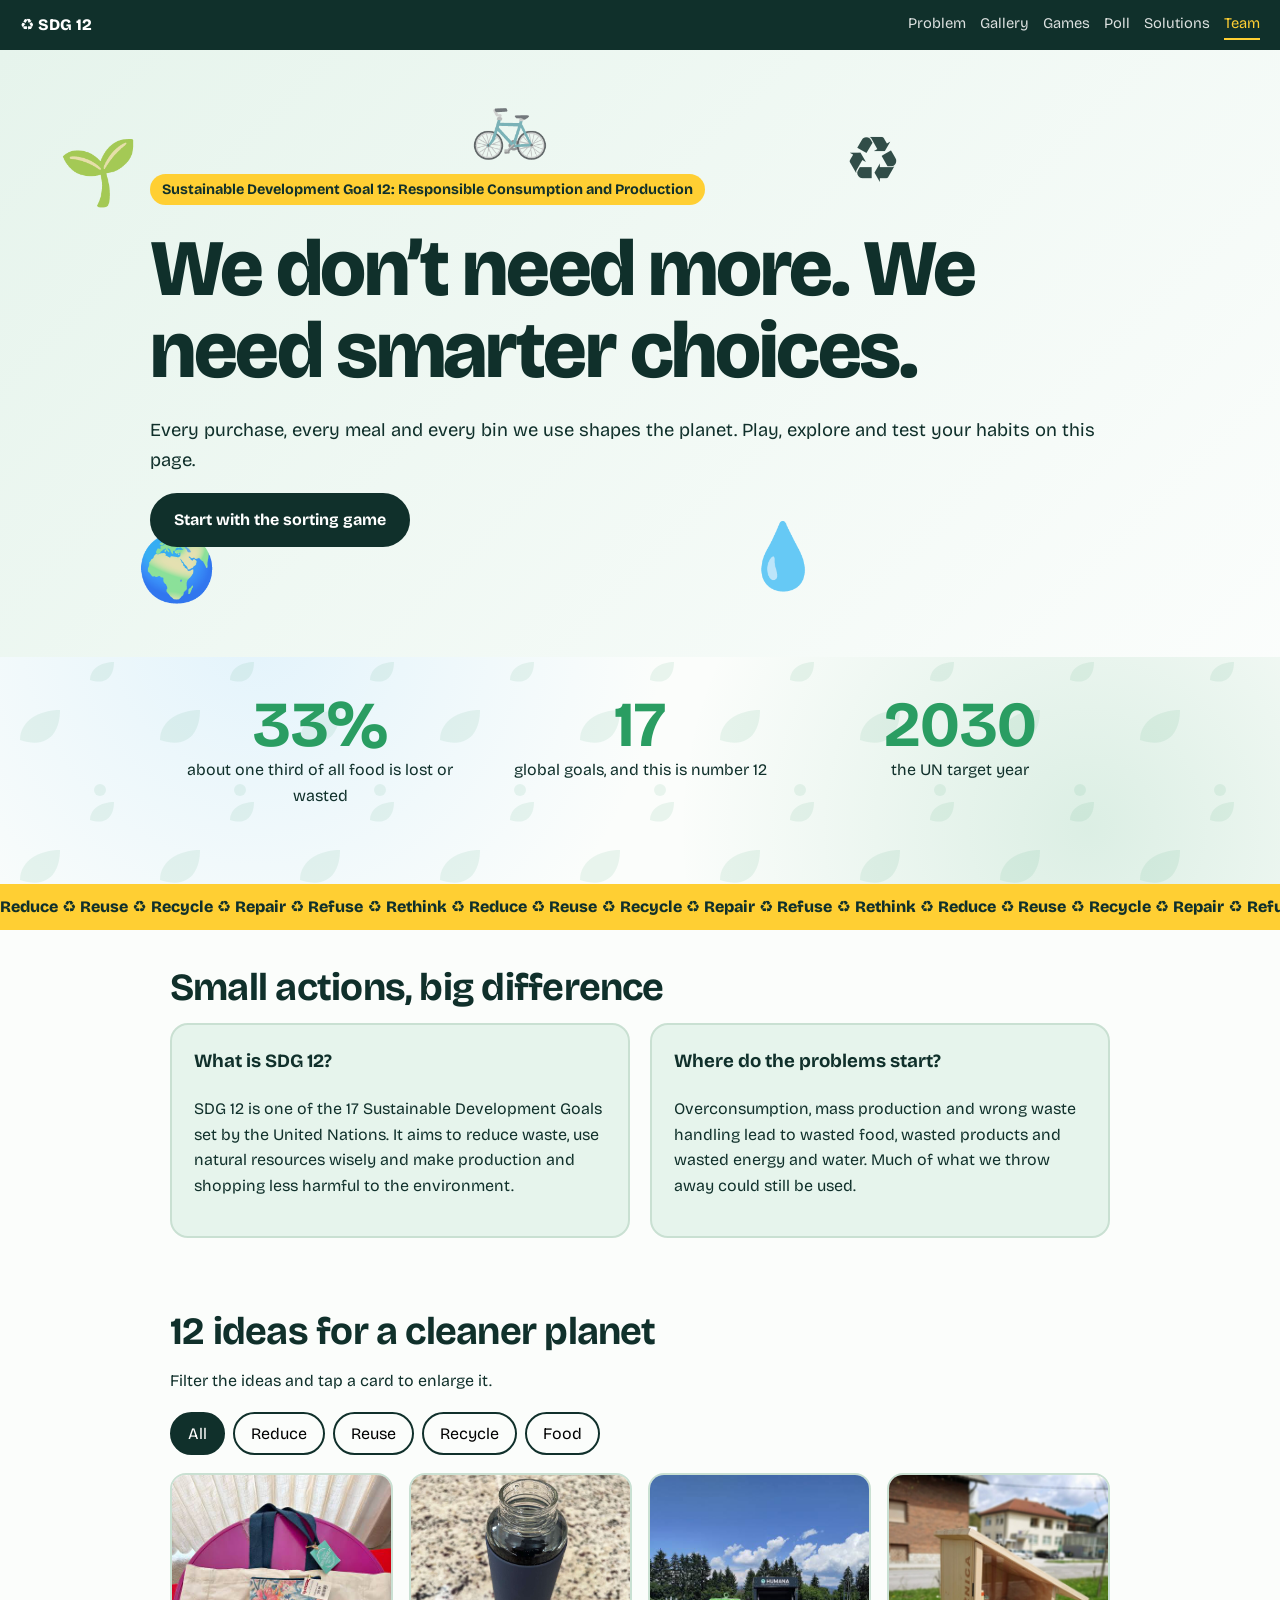
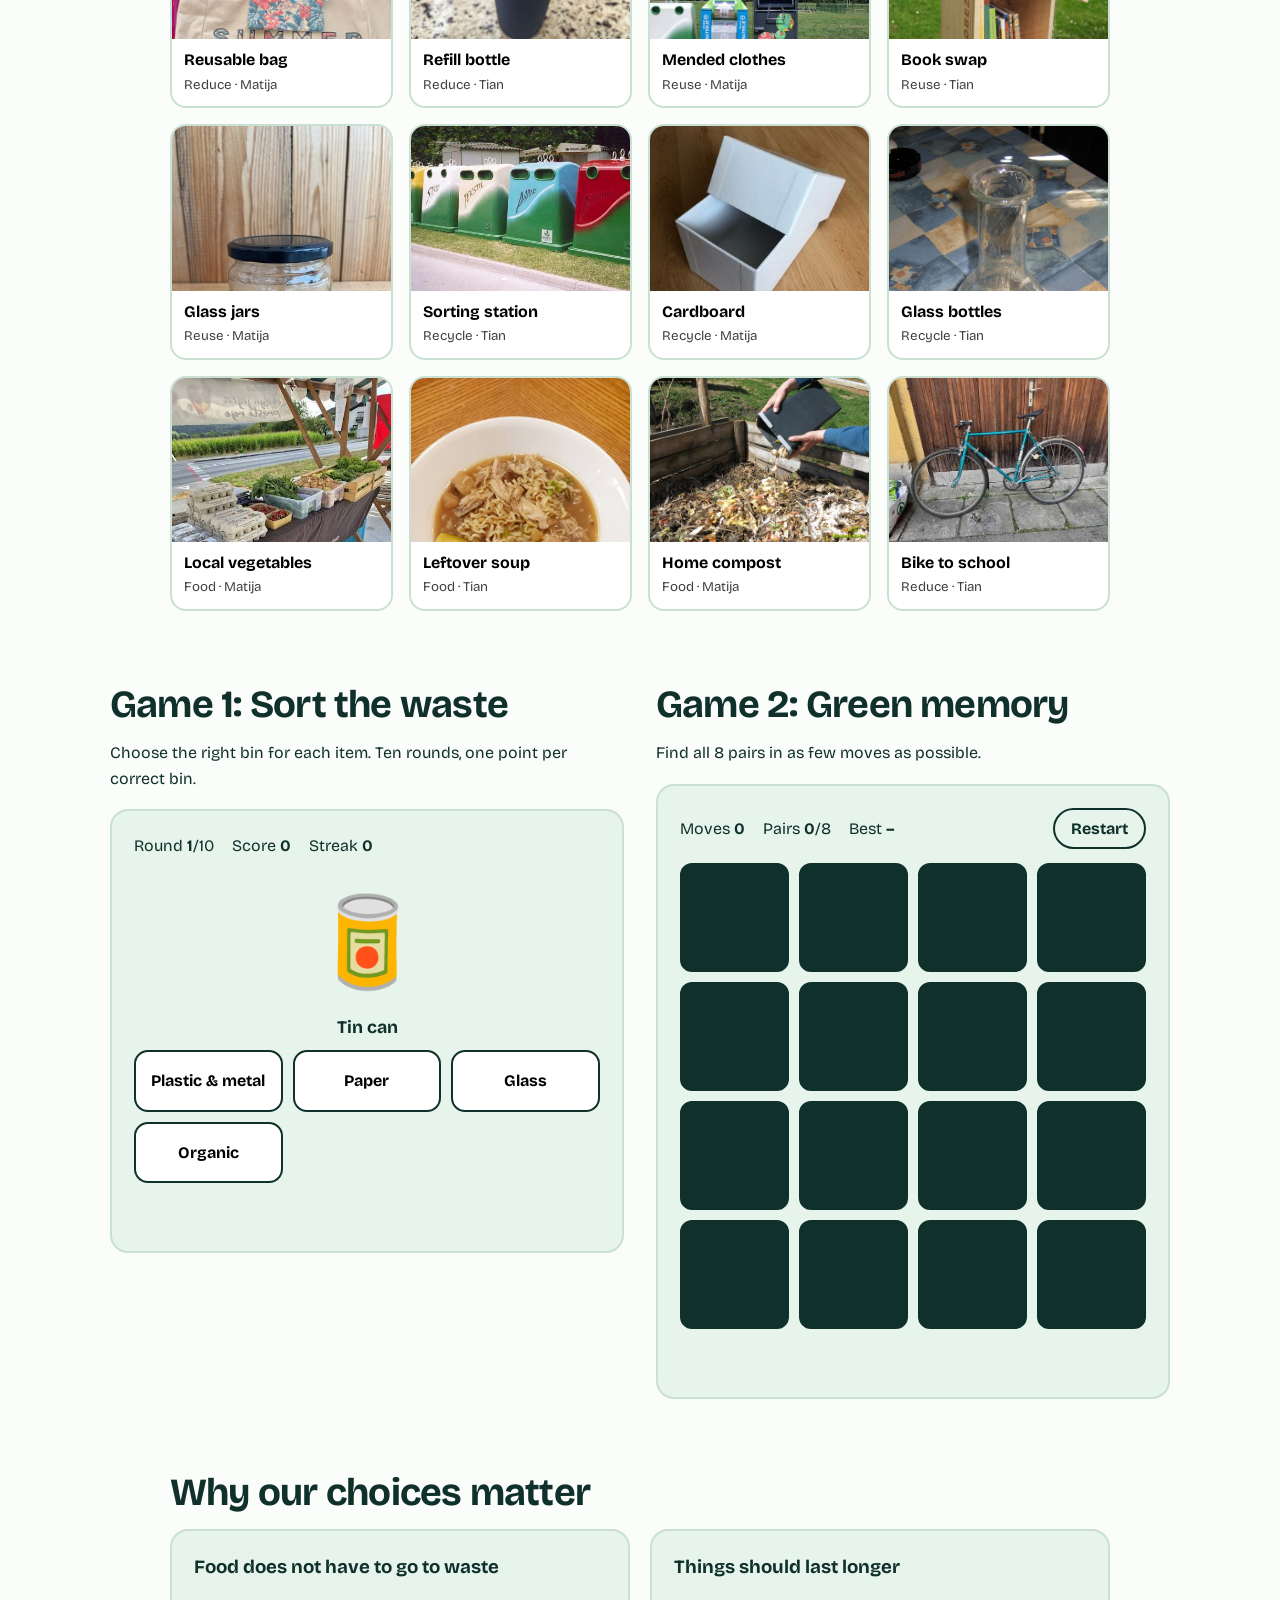
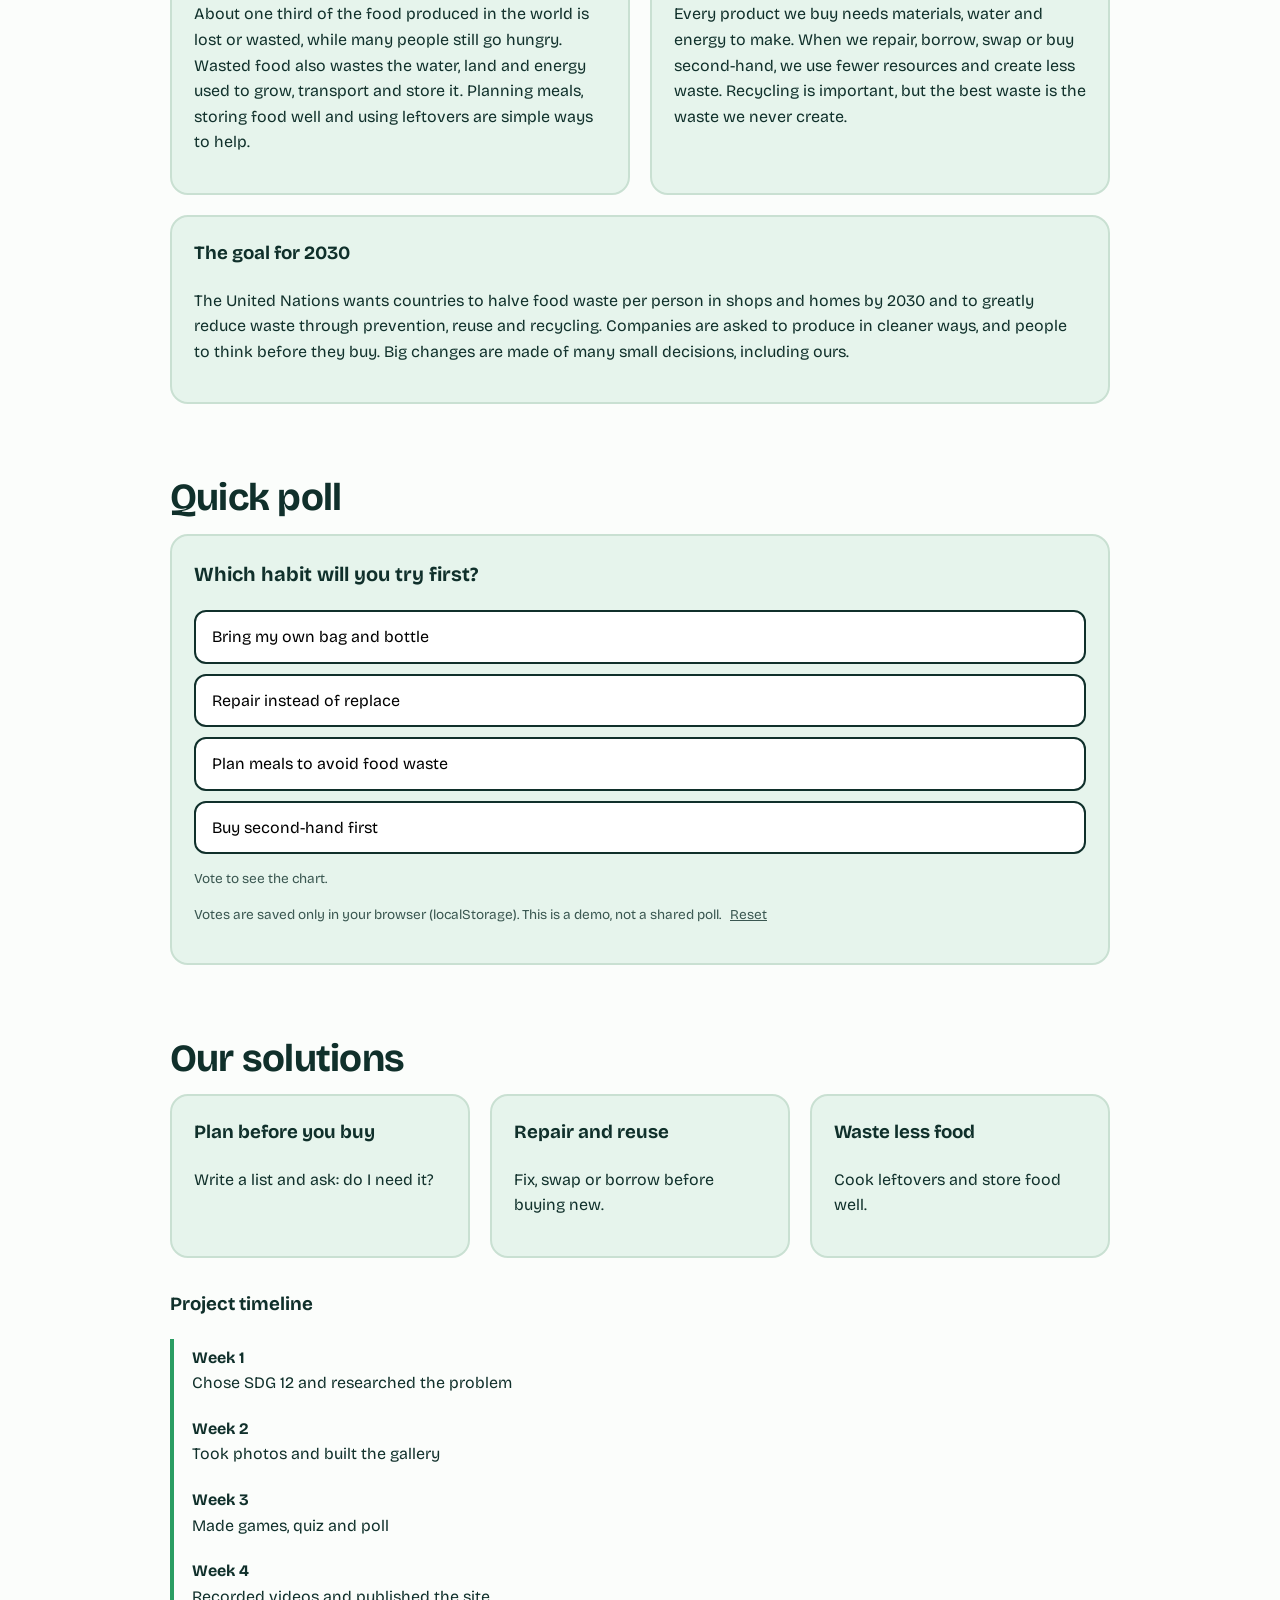
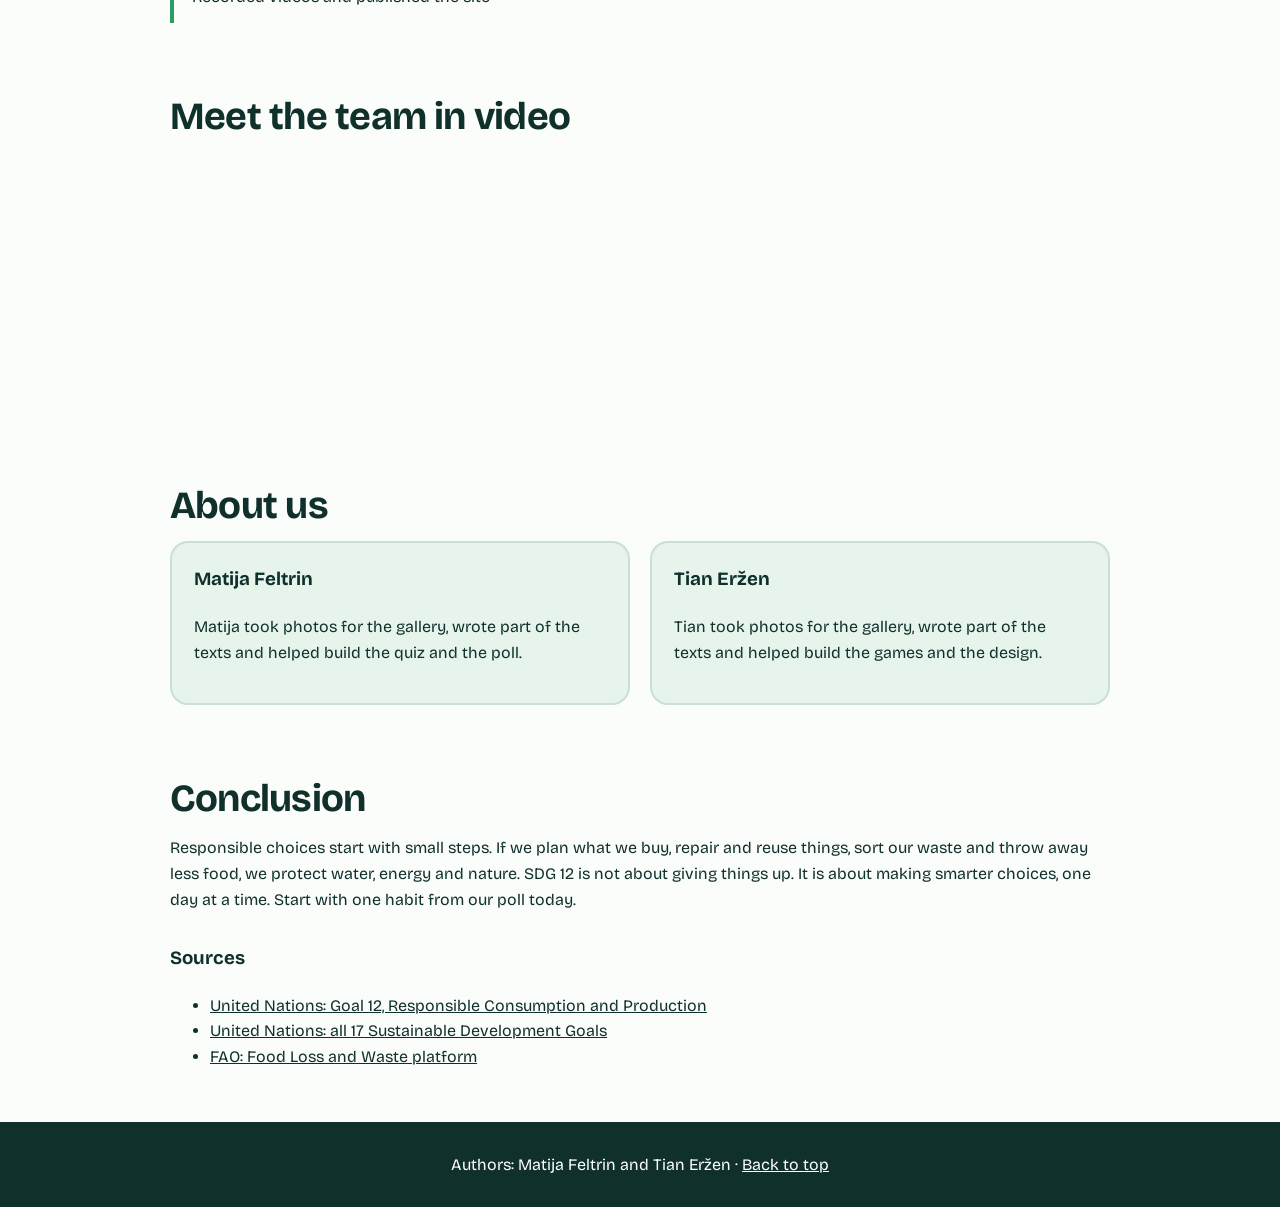
<file: index.html>
<!DOCTYPE html>
<html lang="en">
<head>
<meta charset="utf-8">
<meta name="viewport" content="width=device-width,initial-scale=1">
<title>Step by Step | SDG 12</title>
<link rel="preconnect" href="https://fonts.googleapis.com">
<link href="https://fonts.googleapis.com/css2?family=Bricolage+Grotesque:opsz,wght@12..96,400;12..96,700;12..96,800&display=swap" rel="stylesheet">
<style>
:root{--ink:#10302b;--mint:#e6f4ec;--leaf:#2a9d62;--sun:#ffcf33;--paper:#fbfdfb;--line:#c9e0d2;--bad:#d1495b}
*{box-sizing:border-box}
html{scroll-behavior:smooth}
@media (prefers-reduced-motion:reduce){html{scroll-behavior:auto}*{transition:none!important;animation:none!important}}
body{margin:0;font-family:"Bricolage Grotesque",system-ui,sans-serif;color:var(--ink);background:var(--paper);line-height:1.6}
a{color:inherit}
:focus-visible{outline:3px solid var(--sun);outline-offset:2px}
.top{position:sticky;top:0;z-index:5;display:flex;justify-content:space-between;align-items:center;gap:12px;padding:10px 20px;background:var(--ink);color:#fff}
.logo{font-weight:800;text-decoration:none}
.top nav{display:flex;gap:14px;overflow-x:auto;white-space:nowrap}
.top nav a{text-decoration:none;font-size:.92rem;opacity:.85}
.top nav a:hover{opacity:1;color:var(--sun)}
.hero{padding:clamp(48px,10vw,110px) 20px;max-width:980px;margin:auto}
.hero h1{font-size:clamp(2.2rem,7vw,5rem);line-height:1.02;margin:.3em 0;font-weight:800;letter-spacing:-.03em}
.tag{display:inline-block;background:var(--sun);padding:4px 12px;border-radius:99px;font-weight:700;font-size:.9rem}
.lead{max-width:60ch;font-size:1.15rem}
.btn{display:inline-block;background:var(--ink);color:#fff;border:2px solid var(--ink);padding:12px 22px;border-radius:99px;font:inherit;font-weight:700;text-decoration:none;cursor:pointer}
.btn:hover{background:var(--leaf);border-color:var(--leaf)}
.btn.ghost{background:transparent;color:var(--ink)}
.btn.ghost:hover{background:var(--sun);border-color:var(--sun)}
.wrap{max-width:980px;margin:auto;padding:48px 20px}
h2{font-size:clamp(1.6rem,4vw,2.4rem);line-height:1.1;margin:0 0 .4em;letter-spacing:-.02em}
.games h2:not(:first-child){margin-top:56px}
.sub{margin:0 0 18px;max-width:62ch}
.mt{margin-top:32px}
.two{display:grid;grid-template-columns:repeat(auto-fit,minmax(280px,1fr));gap:20px}
.three{display:grid;grid-template-columns:repeat(auto-fit,minmax(220px,1fr));gap:20px}
article,.card{background:var(--mint);border:2px solid var(--line);border-radius:18px;padding:22px}
article h3{margin-top:0}
.chips{display:flex;flex-wrap:wrap;gap:8px;margin-bottom:18px}
.chips button{font:inherit;padding:7px 16px;border-radius:99px;border:2px solid var(--ink);background:transparent;cursor:pointer}
.chips button[aria-pressed=true]{background:var(--ink);color:#fff}
.grid{display:grid;grid-template-columns:repeat(auto-fill,minmax(210px,1fr));gap:16px}
.photo{padding:0;border:2px solid var(--line);border-radius:16px;overflow:hidden;background:#fff;text-align:left;font:inherit;cursor:pointer;transition:transform .15s}
.photo:hover{transform:translateY(-4px)}
.thumb{aspect-ratio:4/3;display:grid;place-items:center;font-size:3.4rem;background:var(--mint)}
.thumb img,#lbImg img{width:100%;height:100%;object-fit:cover;display:block}
.photo span{display:block;padding:8px 12px 2px;font-weight:700}
.photo small{display:block;padding:0 12px 10px;opacity:.75}
.hud{display:flex;flex-wrap:wrap;gap:18px;align-items:center;margin-bottom:14px}
.hud .btn{margin-left:auto;padding:6px 16px}
.item{font-size:clamp(3rem,12vw,5.5rem);text-align:center;margin:8px 0}
.item small{display:block;font-size:1.1rem;font-weight:700}
.bins{display:grid;grid-template-columns:repeat(auto-fit,minmax(130px,1fr));gap:10px}
.bin{font:inherit;font-weight:700;padding:16px 8px;border-radius:14px;border:2px solid var(--ink);background:#fff;cursor:pointer}
.bin:hover{background:var(--sun)}
.bin:disabled{opacity:.5;cursor:default}
.msg{min-height:1.6em;font-weight:700;margin:14px 0 6px}
.ok{color:var(--leaf)}.no{color:var(--bad)}
.board{display:grid;grid-template-columns:repeat(4,1fr);gap:10px;max-width:420px}
.tile{aspect-ratio:1;font-size:2rem;border-radius:12px;border:2px solid var(--ink);background:var(--ink);color:transparent;cursor:pointer;transition:transform .2s,background .2s}
.tile.up{background:#fff;color:inherit}
.tile.done{background:var(--sun);color:inherit;border-color:var(--sun);cursor:default}
.q{font-size:1.25rem;font-weight:700;margin-top:0}
.opts{display:grid;gap:10px}
.opt{font:inherit;text-align:left;padding:12px 16px;border-radius:12px;border:2px solid var(--ink);background:#fff;cursor:pointer}
.opt:hover:not(:disabled){background:var(--sun)}
.opt.right{background:var(--leaf);color:#fff;border-color:var(--leaf)}
.opt.wrong{background:var(--bad);color:#fff;border-color:var(--bad)}
.bar{display:grid;grid-template-columns:minmax(90px,170px) 1fr 3.2em;gap:10px;align-items:center;margin:8px 0}
.bar i{display:block;height:20px;border-radius:99px;background:var(--leaf);width:0;transition:width .5s}
.bar div{background:#fff;border-radius:99px;border:2px solid var(--line)}
.note{font-size:.85rem;opacity:.8}
.link{font:inherit;background:none;border:0;text-decoration:underline;cursor:pointer;color:inherit}
.steps{list-style:none;padding:0;margin:0;border-left:4px solid var(--leaf)}
.steps li{padding:6px 0 14px 18px}
.steps b{display:block}
iframe,.ph{width:100%;aspect-ratio:16/9;border:0;border-radius:14px}
.ph{display:grid;place-items:center;text-align:center;padding:16px;border:2px dashed var(--leaf);background:var(--mint)}
footer{text-align:center;padding:30px 20px;background:var(--ink);color:#fff}
.lb{position:fixed;inset:0;z-index:20;background:rgba(10,30,25,.94);display:flex;align-items:center;justify-content:center;gap:10px;padding:16px;color:#fff}
.lb[hidden]{display:none}
.lb figure{margin:0;max-width:min(760px,80vw);text-align:center}
#lbImg{aspect-ratio:4/3;background:var(--mint);color:var(--ink);display:grid;place-items:center;font-size:7rem;border-radius:14px;overflow:hidden}
.lb button{background:none;border:0;color:#fff;font-size:2.6rem;cursor:pointer;padding:8px}
#lbClose{position:absolute;top:8px;right:14px}
@media (max-width:560px){.lb button:not(#lbClose){font-size:2rem;padding:2px}.lb figure{max-width:72vw}}

.hero{position:relative;overflow:hidden;max-width:none;background:linear-gradient(135deg,var(--mint),#fff 60%,#fff6cf);background-size:200% 200%;animation:shift 12s ease-in-out infinite alternate}
.hero>*{position:relative;max-width:980px;margin-left:auto;margin-right:auto;display:block}
.hero .tag{display:table;margin-left:max(20px,calc((100% - 980px)/2))}
.hero>:not(.float){margin-left:max(20px,calc((100% - 980px)/2));margin-right:20px}
.hero h1{animation:rise .9s both .1s}.hero .lead{animation:rise .9s both .3s}.hero .btn{display:table;animation:rise .9s both .5s}
.float{position:absolute!important;inset:0;margin:0!important;pointer-events:none}
.float span{position:absolute;font-size:clamp(2rem,6vw,4rem);opacity:.85;animation:drift 7s ease-in-out infinite alternate}
.float span:nth-child(1){left:6%;top:12%}.float span:nth-child(2){right:8%;top:10%;animation-delay:-2s}.float span:nth-child(3){right:16%;bottom:8%;animation-delay:-4s}.float span:nth-child(4){left:14%;bottom:6%;animation-delay:-1s}.float span:nth-child(5){left:48%;top:4%;animation-delay:-3s}
.stats{display:grid;grid-template-columns:repeat(auto-fit,minmax(200px,1fr));gap:20px;text-align:center;padding-bottom:0}
.stats b{display:block;font-size:clamp(2.4rem,7vw,4rem);line-height:1;color:var(--leaf)}
.marq{overflow:hidden;background:var(--sun);font-weight:800;padding:10px 0;margin-top:40px;white-space:nowrap}
.marq div{display:inline-block;animation:slide 22s linear infinite}
.prog{position:fixed;top:0;left:0;height:4px;width:0;background:var(--sun);z-index:30}
.rv{opacity:0;transform:translateY(34px) scale(.97);transition:opacity .7s,transform .7s,box-shadow .3s}
.rv.in{opacity:1;transform:none}
article.rv.in:hover{transform:translateY(-6px) rotate(-.6deg);box-shadow:0 14px 28px rgba(16,48,43,.15)}
.photo{animation:pop .5s backwards}
.photo:hover .thumb{transform:scale(1.12) rotate(3deg)}.thumb{transition:transform .35s;overflow:hidden}
.logo:hover{display:inline-block;animation:spin .8s}
.btn{transition:transform .2s,background .2s}.btn:hover{transform:scale(1.06)}
.item{animation:bob 2.4s ease-in-out infinite}
.tile.done{animation:pop .4s}
.cf{position:fixed;top:-20px;z-index:40;font-size:1.6rem;pointer-events:none;animation:fall 2.6s ease-in forwards}
@keyframes shift{to{background-position:100% 100%}}
@keyframes rise{from{opacity:0;transform:translateY(30px)}}
@keyframes drift{to{transform:translate(18px,-24px) rotate(14deg)}}
@keyframes slide{to{transform:translateX(-50%)}}
@keyframes pop{from{opacity:0;transform:scale(.7)}}
@keyframes spin{to{transform:rotate(360deg)}}
@keyframes bob{50%{transform:translateY(-8px)}}
@keyframes fall{to{transform:translateY(110vh) rotate(540deg)}}

body{background:radial-gradient(circle at 12% 8%,rgba(42,157,98,.16),transparent 32%),radial-gradient(circle at 90% 22%,rgba(255,207,51,.24),transparent 30%),radial-gradient(circle at 20% 70%,rgba(120,200,255,.18),transparent 34%),radial-gradient(circle at 85% 92%,rgba(42,157,98,.15),transparent 30%),var(--paper);background-attachment:fixed}
body::before{content:"";position:fixed;inset:0;z-index:-1;pointer-events:none;background:url("data:image/svg+xml,%3Csvg xmlns='http://www.w3.org/2000/svg' width='140' height='140'%3E%3Cg fill='%232a9d62' fill-opacity='.09'%3E%3Cpath d='M20 40c0-20 20-30 40-30 0 20-10 40-40 30z'/%3E%3Ccircle cx='100' cy='90' r='6'/%3E%3Cpath d='M90 120c0-12 12-18 24-18 0 12-6 24-24 18z'/%3E%3C/g%3E%3C/svg%3E");animation:bgmove 70s linear infinite}
@keyframes bgmove{to{background-position:140px 140px}}
.thumb{font-size:4rem;text-shadow:0 8px 14px rgba(0,0,0,.18)}
.thumb[data-c=Reduce],#lbImg[data-c=Reduce]{background:linear-gradient(135deg,#d3f1e1,#9fdcbf)}
.thumb[data-c=Reuse],#lbImg[data-c=Reuse]{background:linear-gradient(135deg,#fff0b8,#ffd166)}
.thumb[data-c=Recycle],#lbImg[data-c=Recycle]{background:linear-gradient(135deg,#d6e9ff,#9cc9f5)}
.thumb[data-c=Food],#lbImg[data-c=Food]{background:linear-gradient(135deg,#ffe0d4,#ffb59a)}

[hidden]{display:none!important}
#nav a{padding:2px 0;border-bottom:2px solid transparent}
#nav a[aria-current=true]{color:var(--sun);opacity:1;border-bottom-color:var(--sun)}
.subbar{padding-bottom:0}.subbar~.wrap{padding-top:24px}
section.wrap.pop-in,.subbar.pop-in{animation:rise .5s both}
.pager{display:flex;gap:12px;padding-top:0}.pager #next{margin-left:auto}
main{min-height:60vh}

html{scroll-padding-top:64px}
.wrap{padding-top:36px;padding-bottom:36px}
main{min-height:0}
.wrap.games{max-width:1100px}
@media (min-width:860px){.wrap.games{display:grid;grid-template-columns:1fr 1fr;gap:32px;align-items:start}.wrap.games .board{max-width:100%}}
</style>
</head>
<body>
<div class="prog" id="prog"></div>
<header class="top">
  <a class="logo" href="#top">♻ SDG 12</a>
  <nav id="nav"><a href="#problem">Problem</a><a href="#gallery">Gallery</a><a href="#sort">Games</a><a href="#poll">Poll</a><a href="#solutions">Solutions</a><a href="#team">Team</a></nav>
</header>

<main id="top">
<section class="hero">
  <div class="float" aria-hidden="true"><span>🌱</span><span>♻️</span><span>💧</span><span>🌍</span><span>🚲</span></div>
  <p class="tag">Sustainable Development Goal 12: Responsible Consumption and Production</p>
  <h1>We don’t need more. We need smarter choices.</h1>
  <p class="lead">Every purchase, every meal and every bin we use shapes the planet. Play, explore and test your habits on this page.</p>
  <a class="btn" href="#sort">Start with the sorting game</a>
</section>

<section class="stats wrap"><div><b data-n="33" data-s="%">0</b>about one third of all food is lost or wasted</div><div><b data-n="17">0</b>global goals, and this is number 12</div><div><b data-n="2030">0</b>the UN target year</div></section>
<div class="marq" aria-hidden="true"><div>Reduce ♻ Reuse ♻ Recycle ♻ Repair ♻ Refuse ♻ Rethink ♻ Reduce ♻ Reuse ♻ Recycle ♻ Repair ♻ Refuse ♻ Rethink ♻ Reduce ♻ Reuse ♻ Recycle ♻ Repair ♻ Refuse ♻ Rethink ♻ Reduce ♻ Reuse ♻ Recycle ♻ Repair ♻ Refuse ♻ Rethink ♻ Reduce ♻ Reuse ♻ Recycle ♻ Repair ♻ Refuse ♻ Rethink ♻ Reduce ♻ Reuse ♻ Recycle ♻ Repair ♻ Refuse ♻ Rethink ♻ Reduce ♻ Reuse ♻ Recycle ♻ Repair ♻ Refuse ♻ Rethink ♻ Reduce ♻ Reuse ♻ Recycle ♻ Repair ♻ Refuse ♻ Rethink ♻ </div></div>

<section id="problem" class="wrap">
  <h2>Small actions, big difference</h2>
  <div class="two">
    <article><h3>What is SDG 12?</h3><p>SDG 12 is one of the 17 Sustainable Development Goals set by the United Nations. It aims to reduce waste, use natural resources wisely and make production and shopping less harmful to the environment.</p></article>
    <article><h3>Where do the problems start?</h3><p>Overconsumption, mass production and wrong waste handling lead to wasted food, wasted products and wasted energy and water. Much of what we throw away could still be used.</p></article>
  </div>
</section>

<section id="gallery" class="wrap">
  <h2>12 ideas for a cleaner planet</h2>
  <p class="sub">Filter the ideas and tap a card to enlarge it.</p>
  <div id="filters" class="chips"></div>
  <div id="grid" class="grid"></div>
</section>

<section id="sort" class="wrap games">
  <div data-sub="sort">
  <h2>Game 1: Sort the waste</h2>
  <p class="sub">Choose the right bin for each item. Ten rounds, one point per correct bin.</p>
  <div class="card game">
    <div class="hud"><span>Round <b id="sRound">1</b>/10</span><span>Score <b id="sScore">0</b></span><span>Streak <b id="sStreak">0</b></span></div>
    <div id="sItem" class="item" aria-live="polite"></div>
    <div id="sBins" class="bins"></div>
    <p id="sMsg" class="msg" aria-live="polite"></p>
    <button id="sRestart" class="btn ghost" hidden>Play again</button>
  </div>

  </div>
  <div data-sub="memory">
  <h2 id="memory">Game 2: Green memory</h2>
  <p class="sub">Find all 8 pairs in as few moves as possible.</p>
  <div class="card game">
    <div class="hud"><span>Moves <b id="mMoves">0</b></span><span>Pairs <b id="mPairs">0</b>/8</span><span>Best <b id="mBest">–</b></span><button id="mRestart" class="btn ghost">Restart</button></div>
    <div id="mBoard" class="board"></div>
    <p id="mMsg" class="msg" aria-live="polite"></p>
  </div>
  </div>
</section>

<section id="facts" class="wrap">
  <h2>Why our choices matter</h2>
  <div class="two">
    <article><h3>Food does not have to go to waste</h3><p>About one third of the food produced in the world is lost or wasted, while many people still go hungry. Wasted food also wastes the water, land and energy used to grow, transport and store it. Planning meals, storing food well and using leftovers are simple ways to help.</p></article>
    <article><h3>Things should last longer</h3><p>Every product we buy needs materials, water and energy to make. When we repair, borrow, swap or buy second-hand, we use fewer resources and create less waste. Recycling is important, but the best waste is the waste we never create.</p></article>
  </div>
  <article style="margin-top:20px"><h3>The goal for 2030</h3><p>The United Nations wants countries to halve food waste per person in shops and homes by 2030 and to greatly reduce waste through prevention, reuse and recycling. Companies are asked to produce in cleaner ways, and people to think before they buy. Big changes are made of many small decisions, including ours.</p></article>
</section>

<section id="poll" class="wrap">
  <h2>Quick poll</h2>
  <div class="card game">
    <p class="q">Which habit will you try first?</p>
    <div id="pollOpts" class="opts"></div>
    <div id="pollChart" class="chart" aria-live="polite"></div>
    <p class="note">Votes are saved only in your browser (localStorage). This is a demo, not a shared poll. <button id="pollReset" class="link">Reset</button></p>
  </div>
</section>

<section id="solutions" class="wrap">
  <h2>Our solutions</h2>
  <div class="three">
    <article><h3>Plan before you buy</h3><p>Write a list and ask: do I need it?</p></article>
    <article><h3>Repair and reuse</h3><p>Fix, swap or borrow before buying new.</p></article>
    <article><h3>Waste less food</h3><p>Cook leftovers and store food well.</p></article>
  </div>
  <h3 class="mt">Project timeline</h3>
  <ol class="steps">
    <li><b>Week 1</b> Chose SDG 12 and researched the problem</li>
    <li><b>Week 2</b> Took photos and built the gallery</li>
    <li><b>Week 3</b> Made games, quiz and poll</li>
    <li><b>Week 4</b> Recorded videos and published the site</li>
  </ol>
</section>

<section id="videos" class="wrap">
  <h2>Meet the team in video</h2>
  <div class="two">
    <iframe src="https://www.youtube-nocookie.com/embed/-pc6gd8o9B4" title="Student introduction 1" loading="lazy" allowfullscreen></iframe>
    <iframe src="https://www.youtube-nocookie.com/embed/Gd6uLo9GHGE" title="Student introduction 2" loading="lazy" allowfullscreen></iframe>
  </div>
</section>

<section id="team" class="wrap">
  <h2>About us</h2>
  <div class="two">
    <article><h3>Matija Feltrin</h3><p>Matija took photos for the gallery, wrote part of the texts and helped build the quiz and the poll.</p></article>
    <article><h3>Tian Eržen</h3><p>Tian took photos for the gallery, wrote part of the texts and helped build the games and the design.</p></article>
  </div>
  </section>
<section class="wrap">
  <h2>Conclusion</h2>
  <p>Responsible choices start with small steps. If we plan what we buy, repair and reuse things, sort our waste and throw away less food, we protect water, energy and nature. SDG 12 is not about giving things up. It is about making smarter choices, one day at a time. Start with one habit from our poll today.</p>
  <h3 class="mt">Sources</h3>
  <ul><li><a href="https://sdgs.un.org/goals/goal12" target="_blank" rel="noopener">United Nations: Goal 12, Responsible Consumption and Production</a></li><li><a href="https://sdgs.un.org/goals" target="_blank" rel="noopener">United Nations: all 17 Sustainable Development Goals</a></li><li><a href="https://www.fao.org/platform-food-loss-waste/en/" target="_blank" rel="noopener">FAO: Food Loss and Waste platform</a></li></ul>
</section>
</main>

<footer>Authors: Matija Feltrin and Tian Eržen · <a href="#top">Back to top</a></footer>

<div id="lb" class="lb" hidden role="dialog" aria-modal="true" aria-label="Photo viewer">
  <button id="lbClose" aria-label="Close">×</button>
  <button id="lbPrev" aria-label="Previous">‹</button>
  <figure><div id="lbImg"></div><figcaption id="lbCap"></figcaption></figure>
  <button id="lbNext" aria-label="Next">›</button>
</div>

<script>
// Put your photos in assets/images/ and set "src", e.g. "assets/images/matija-01.jpg".
// While "src" is empty, an emoji tile is shown instead. Then edit the titles, texts, categories and authors.
const gallery = [
  { src: "images/imagesdijakA/vrecka.jpg", emoji: "🛍️", cat: "Reduce", author: "Matija", title: "Reusable bag", text: "One bag replaces hundreds of plastic ones." },
  { src: "images/imagesdijakB/glassbottle.jpg", emoji: "🍼", cat: "Reduce", author: "Tian", title: "Refill bottle", text: "Tap water instead of single-use bottles." },
  { src: "images/imagesdijakA/smetnjakjaoblacila.jpg", emoji: "🧵", cat: "Reuse", author: "Matija", title: "Mended clothes", text: "Patchwork turns worn trousers into something new." },
  { src: "images/imagesdijakB/knjigobeznica.jpg", emoji: "📚", cat: "Reuse", author: "Tian", title: "Book swap", text: "Share books instead of buying new ones." },
  { src: "images/imagesdijakA/glassbotless.jpg", emoji: "🫙", cat: "Reuse", author: "Matija", title: "Glass jars", text: "Jars become storage, vases or lunch boxes." },
  { src: "images/imagesdijakB/smetnjaki.jpg", emoji: "♻️", cat: "Recycle", author: "Tian", title: "Sorting station", text: "Correct sorting makes recycling work." },
  { src: "images/imagesdijakA/kartonskaskatla.jpg", emoji: "📦", cat: "Recycle", author: "Matija", title: "Cardboard", text: "Flatten boxes and recycle them as paper." },
  { src: "images/imagesdijakB/steklenice.jpg", emoji: "🍾", cat: "Recycle", author: "Tian", title: "Glass bottles", text: "Glass can be recycled again and again." },
  { src: "images/imagesdijakA/lokalnazelenjava.jpg", emoji: "🥕", cat: "Food", author: "Matija", title: "Local vegetables", text: "Local, seasonal food travels less." },
  { src: "images/imagesdijakB/juha.jpg", emoji: "🍲", cat: "Food", author: "Tian", title: "Leftover soup", text: "Leftovers become a new meal." },
  { src: "images/imagesdijakA/kompost.jpg", emoji: "🌱", cat: "Food", author: "Matija", title: "Home compost", text: "Peels and coffee grounds feed the soil." },
  { src: "images/imagesdijakB/kolo.jpg", emoji: "🚲", cat: "Reduce", author: "Tian", title: "Bike to school", text: "Less fuel, less pollution, more fun." }
];
const $ = id => document.getElementById(id);
const shuffle = a => { a = a.slice(); for (let i = a.length - 1; i > 0; i--) { const j = Math.random() * (i + 1) | 0; [a[i], a[j]] = [a[j], a[i]]; } return a; };
const store = {
  get(k, d) { try { const v = localStorage.getItem(k); return v ? JSON.parse(v) : d; } catch (e) { return d; } },
  set(k, v) { try { localStorage.setItem(k, JSON.stringify(v)); } catch (e) {} }
};

/* ---------- Gallery + lightbox ---------- */
let filter = "All", shown = [], cur = 0;
const media = g => g.src ? `<img src="${g.src}" alt="${g.title}" loading="lazy" onerror="this.replaceWith(document.createTextNode('${g.emoji}'))">` : g.emoji;
function drawGallery() {
  const cats = ["All", ...new Set(gallery.map(g => g.cat))];
  $("filters").innerHTML = cats.map(c => `<button aria-pressed="${c === filter}" data-c="${c}">${c}</button>`).join("");
  shown = gallery.filter(g => filter === "All" || g.cat === filter);
  $("grid").innerHTML = shown.map((g, i) => `<button class="photo" data-i="${i}" style="animation-delay:${i*50}ms"><div class="thumb" data-c="${g.cat}">${media(g)}</div><span>${g.title}</span><small>${g.cat} · ${g.author}</small></button>`).join("");
}
$("filters").onclick = e => { if (e.target.dataset.c) { filter = e.target.dataset.c; drawGallery(); } };
$("grid").onclick = e => { const b = e.target.closest(".photo"); if (b) openLb(+b.dataset.i); };
function openLb(i) {
  cur = (i + shown.length) % shown.length; const g = shown[cur];
  $("lbImg").innerHTML = media(g); $("lbImg").dataset.c = g.cat;
  $("lbCap").innerHTML = `<b>${g.title}</b> (${g.cat}, by ${g.author})<br>${g.text}`;
  $("lb").hidden = false; $("lbClose").focus();
}
$("lbClose").onclick = () => $("lb").hidden = true;
$("lbPrev").onclick = () => openLb(cur - 1);
$("lbNext").onclick = () => openLb(cur + 1);
$("lb").onclick = e => { if (e.target === $("lb")) $("lb").hidden = true; };
document.onkeydown = e => {
  if ($("lb").hidden) return;
  if (e.key === "Escape") $("lb").hidden = true;
  if (e.key === "ArrowLeft") openLb(cur - 1);
  if (e.key === "ArrowRight") openLb(cur + 1);
};
drawGallery();

/* ---------- Game 1: Sort the waste ---------- */
const bins = { plastic: "Plastic & metal", paper: "Paper", glass: "Glass", organic: "Organic" };
const things = [
  ["🧴", "Shampoo bottle", "plastic"], ["🥫", "Tin can", "plastic"], ["🛍️", "Plastic bag", "plastic"],
  ["📰", "Newspaper", "paper"], ["📦", "Cardboard box", "paper"], ["📄", "Office paper", "paper"],
  ["🍾", "Glass bottle", "glass"], ["🫙", "Empty jar", "glass"],
  ["🍌", "Banana peel", "organic"], ["☕", "Coffee grounds", "organic"], ["🍎", "Apple core", "organic"], ["🥚", "Egg shells", "organic"]
];
let sQ, sI, sScore, sStreak, sLock;
function sStart() {
  sQ = shuffle(things).slice(0, 10); sI = 0; sScore = 0; sStreak = 0; sLock = false;
  $("sBins").innerHTML = Object.entries(bins).map(([k, v]) => `<button class="bin" data-k="${k}">${v}</button>`).join("");
  $("sRestart").hidden = true; $("sMsg").textContent = ""; sShow();
}
function sShow() {
  $("sRound").textContent = sI + 1; $("sScore").textContent = sScore; $("sStreak").textContent = sStreak;
  $("sItem").innerHTML = `${sQ[sI][0]}<small>${sQ[sI][1]}</small>`; sLock = false;
}
$("sBins").onclick = e => {
  const k = e.target.dataset.k; if (!k || sLock) return; sLock = true;
  const right = sQ[sI][2] === k, m = $("sMsg");
  if (right) { sScore++; sStreak++; m.className = "msg ok"; m.textContent = "Correct!" + (sStreak >= 3 ? ` 🔥 ${sStreak} in a row` : ""); }
  else { sStreak = 0; m.className = "msg no"; m.textContent = `Not quite: ${sQ[sI][1]} goes to “${bins[sQ[sI][2]]}”.`; }
  $("sScore").textContent = sScore; $("sStreak").textContent = sStreak;
  setTimeout(() => {
    if (++sI < sQ.length) { m.textContent = ""; sShow(); }
    else {
      $("sItem").innerHTML = sScore >= 8 ? "🏆" : sScore >= 5 ? "🌿" : "🌱";
      m.className = "msg"; m.textContent = `Finished! You scored ${sScore}/10.`;
      $("sRestart").hidden = false; sLock = true; if (sScore >= 8) confetti();
    }
  }, 1100);
};
$("sRestart").onclick = sStart; sStart();

/* ---------- Game 2: Memory ---------- */
const icons = ["♻️", "🌱", "💧", "🔄", "🛒", "🚲", "🌍", "🍎"];
let first = null, busy = false, moves = 0, pairs = 0;
function mStart() {
  moves = 0; pairs = 0; first = null; busy = false;
  $("mMoves").textContent = 0; $("mPairs").textContent = 0; $("mMsg").textContent = "";
  $("mBest").textContent = store.get("sdg12-best", "–");
  $("mBoard").innerHTML = shuffle([...icons, ...icons]).map(s => `<button class="tile" data-s="${s}" aria-label="Card">?</button>`).join("");
}
$("mBoard").onclick = e => {
  const t = e.target.closest(".tile");
  if (!t || busy || t === first || t.classList.contains("done")) return;
  t.classList.add("up"); t.textContent = t.dataset.s;
  if (!first) { first = t; return; }
  moves++; $("mMoves").textContent = moves; busy = true;
  if (first.dataset.s === t.dataset.s) {
    first.classList.add("done"); t.classList.add("done"); first = null; busy = false; $("mPairs").textContent = ++pairs;
    if (pairs === 8) {
      const best = store.get("sdg12-best", 999);
      if (moves < best) store.set("sdg12-best", moves);
      $("mBest").textContent = Math.min(best, moves); confetti();
      $("mMsg").textContent = `You found every pair in ${moves} moves. 🎉`;
    }
  } else setTimeout(() => {
    [first, t].forEach(x => { x.classList.remove("up"); x.textContent = "?"; }); first = null; busy = false;
  }, 800);
};
$("mRestart").onclick = mStart; mStart();

/* ---------- Poll (demo, saved only in this browser) ---------- */
const choices = ["Bring my own bag and bottle", "Repair instead of replace", "Plan meals to avoid food waste", "Buy second-hand first"];
let votes = store.get("sdg12-votes", choices.map(() => 0));
if (votes.length !== choices.length) votes = choices.map(() => 0);
$("pollOpts").innerHTML = choices.map((c, i) => `<button class="opt" data-i="${i}">${c}</button>`).join("");
function pollDraw() {
  const total = votes.reduce((a, b) => a + b, 0);
  $("pollChart").innerHTML = total ? choices.map((c, i) => { const p = Math.round(votes[i] / total * 100); return `<div class="bar"><span>${c}</span><div><i style="width:${p}%"></i></div><b>${p}%</b></div>`; }).join("") + `<p class="note">${total} vote(s) in this browser</p>` : `<p class="note">Vote to see the chart.</p>`;
}
$("pollOpts").onclick = e => { const b = e.target.closest(".opt"); if (!b) return; votes[+b.dataset.i]++; store.set("sdg12-votes", votes); pollDraw(); };
$("pollReset").onclick = () => { votes = choices.map(() => 0); store.set("sdg12-votes", votes); pollDraw(); };
pollDraw();

/* ---------- Animations ---------- */
function confetti() {
  for (let i = 0; i < 36; i++) {
    const s = document.createElement("span"); s.className = "cf"; s.textContent = ["🌱","♻️","🍃","⭐","💚"][i % 5];
    s.style.left = Math.random() * 100 + "vw"; s.style.animationDelay = Math.random() * .6 + "s";
    document.body.appendChild(s); setTimeout(() => s.remove(), 3500);
  }
}
const rvObs = new IntersectionObserver(es => es.forEach(e => { if (e.isIntersecting) { e.target.classList.add("in"); rvObs.unobserve(e.target); } }), { threshold: .12 });
document.querySelectorAll("article,.card,.wrap>h2,.steps li,iframe,.ph").forEach(el => { el.classList.add("rv"); rvObs.observe(el); });
const cntObs = new IntersectionObserver(es => es.forEach(e => {
  if (!e.isIntersecting) return; cntObs.unobserve(e.target);
  const el = e.target, n = +el.dataset.n, t0 = performance.now();
  (function f(t) { const p = Math.min((t - t0) / 1400, 1); el.textContent = Math.round(n * (1 - Math.pow(1 - p, 3))) + (el.dataset.s || ""); if (p < 1) requestAnimationFrame(f); })(t0);
}));
document.querySelectorAll("[data-n]").forEach(e => cntObs.observe(e));
addEventListener("scroll", () => { $("prog").style.width = scrollY / (document.documentElement.scrollHeight - innerHeight) * 100 + "%"; }, { passive: true });

/* ---------- Highlight current section in the menu ---------- */
const spy = new IntersectionObserver(es => es.forEach(e => {
  if (!e.isIntersecting) return;
  const id = { facts: "problem", videos: "team" }[e.target.id] || e.target.id;
  document.querySelectorAll("#nav a").forEach(a => a.setAttribute("aria-current", a.getAttribute("href") === "#" + id));
}), { rootMargin: "-40% 0px -55% 0px" });
["problem", "facts", "gallery", "sort", "poll", "solutions", "videos", "team"].forEach(id => spy.observe($(id)));
</script>
</body>
</html>
</file>
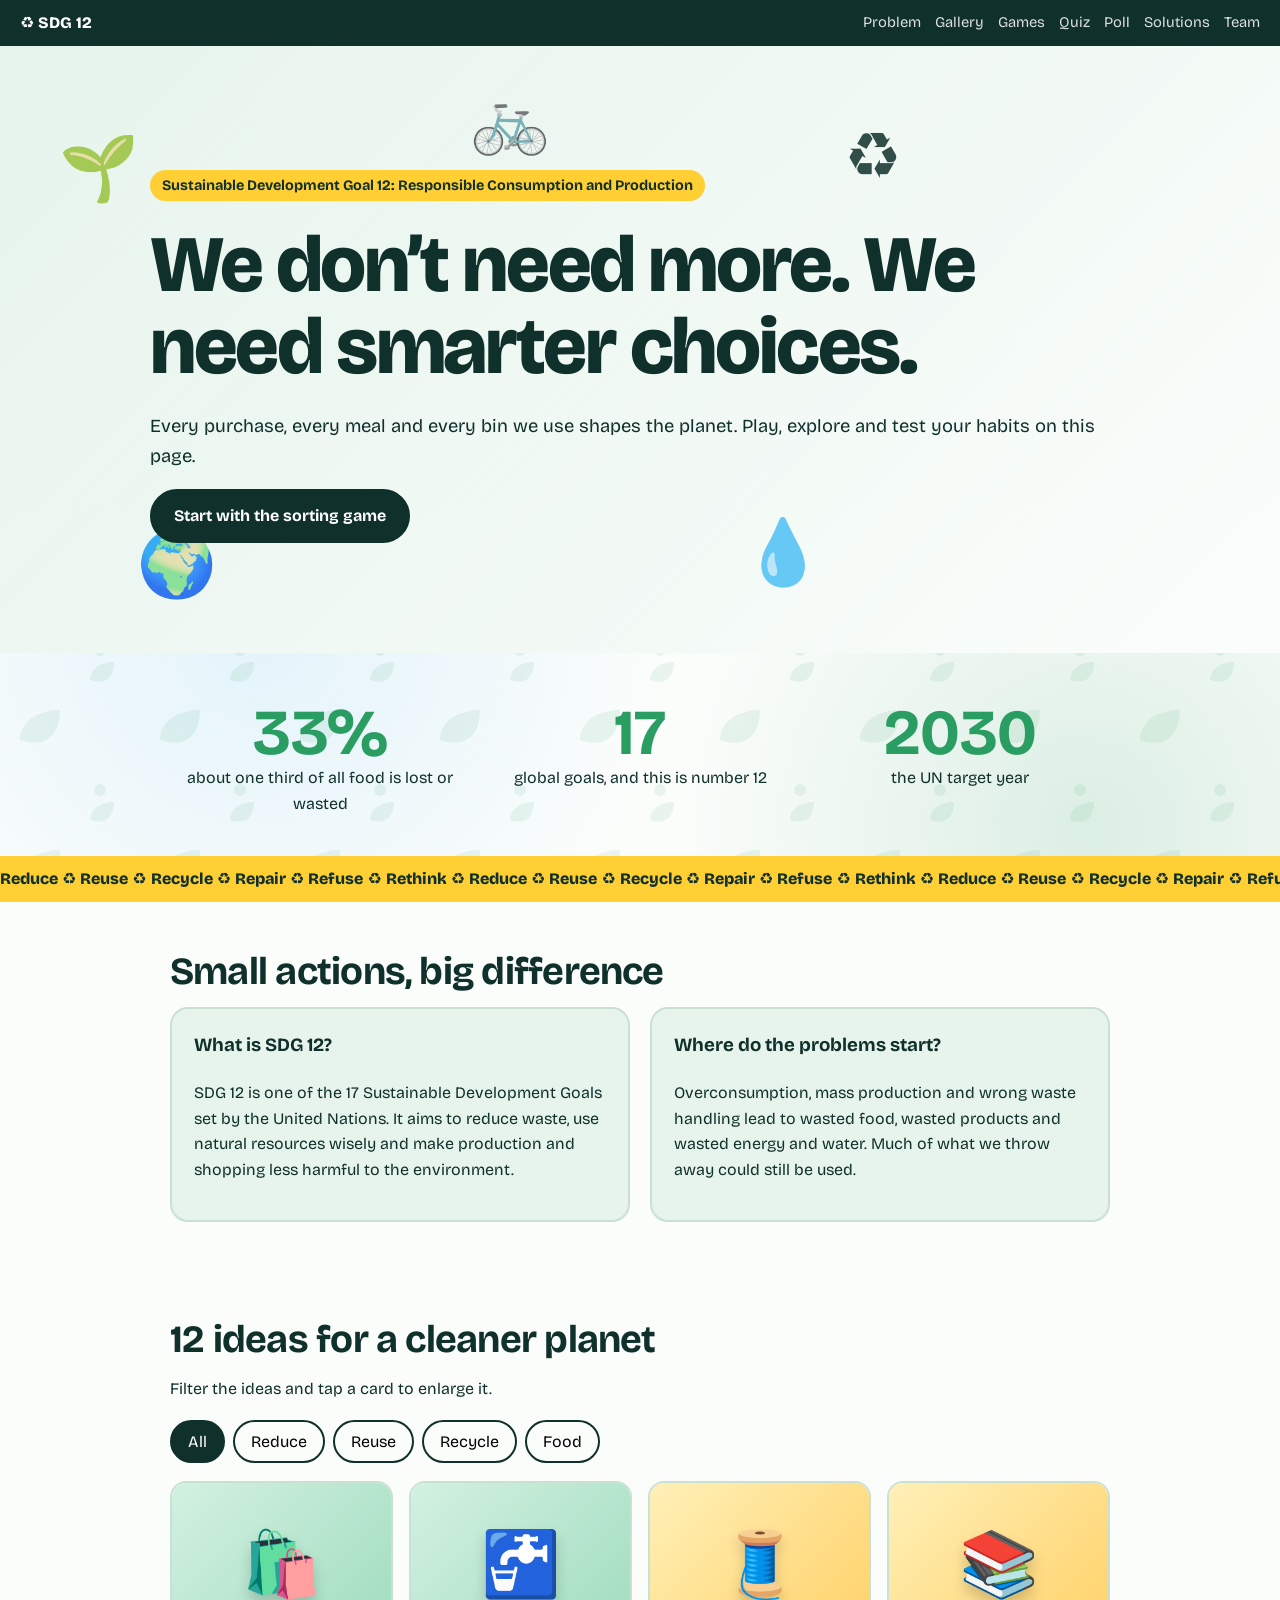
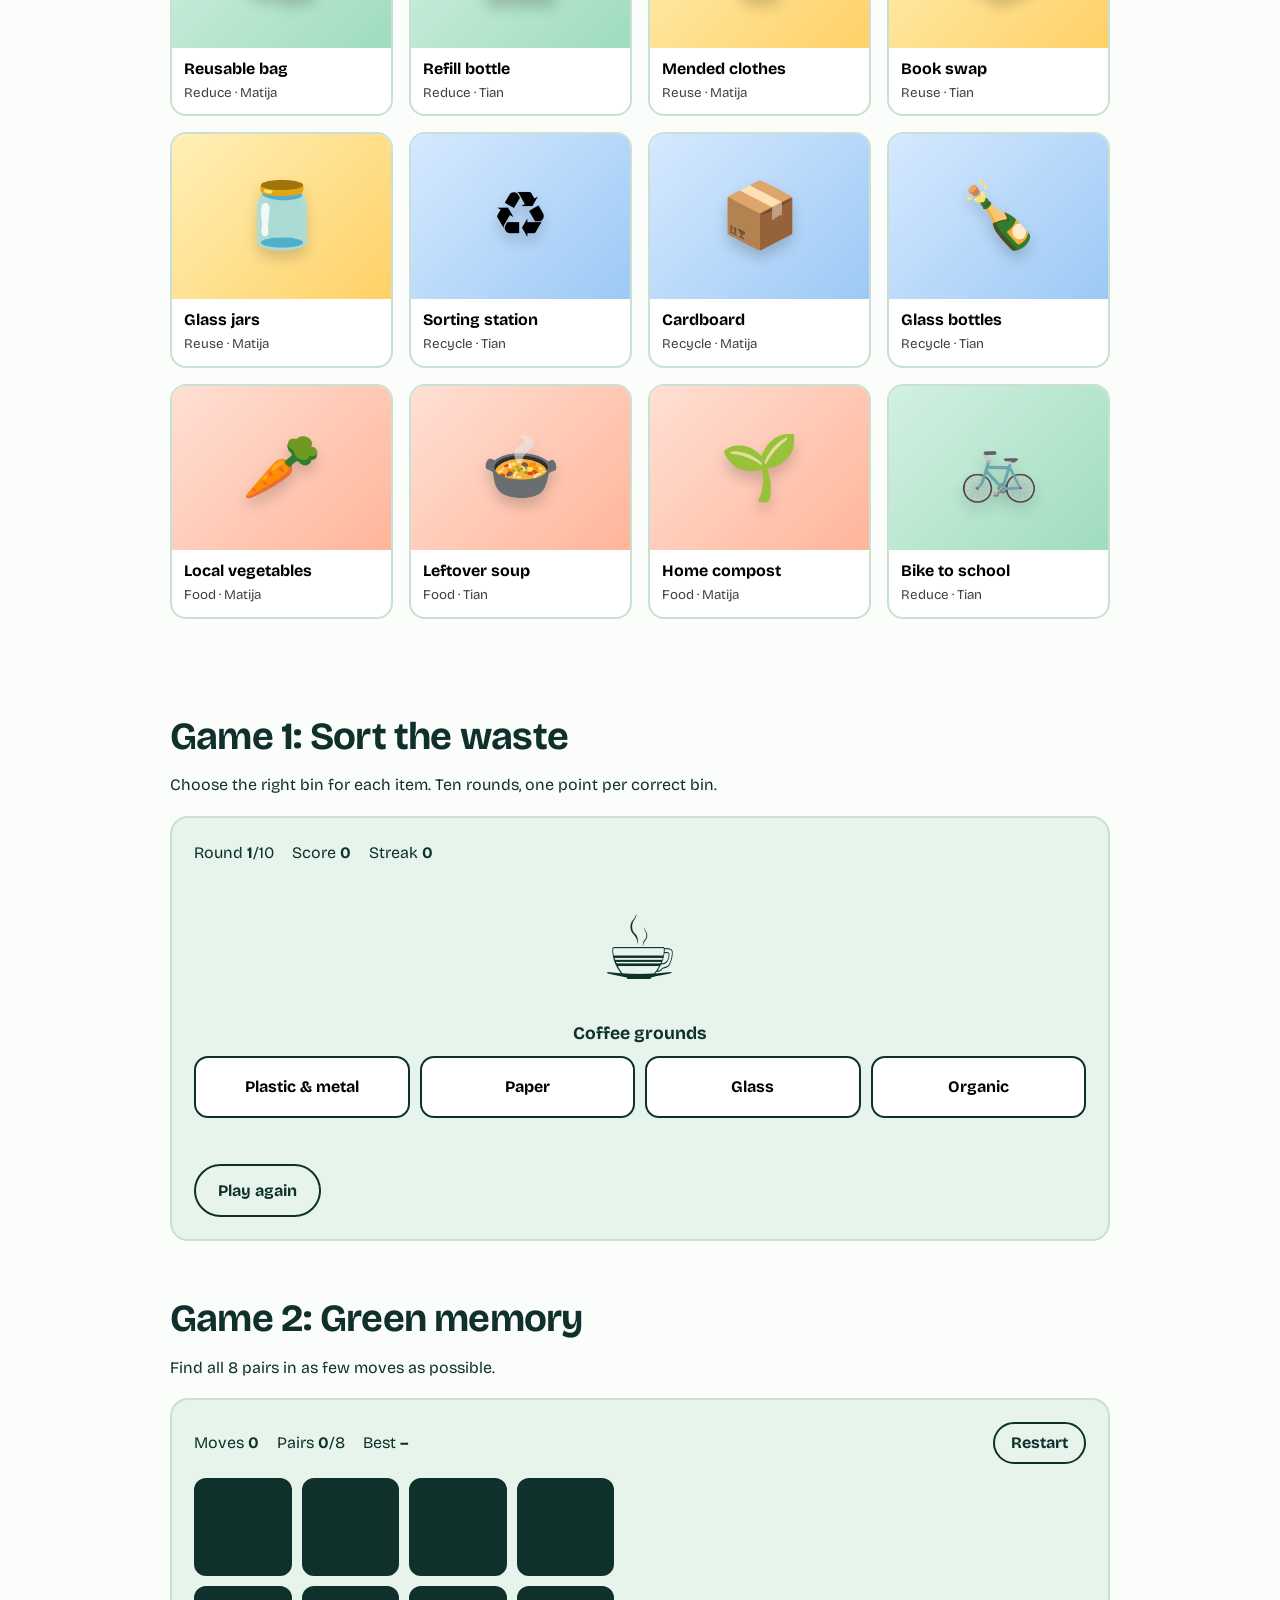
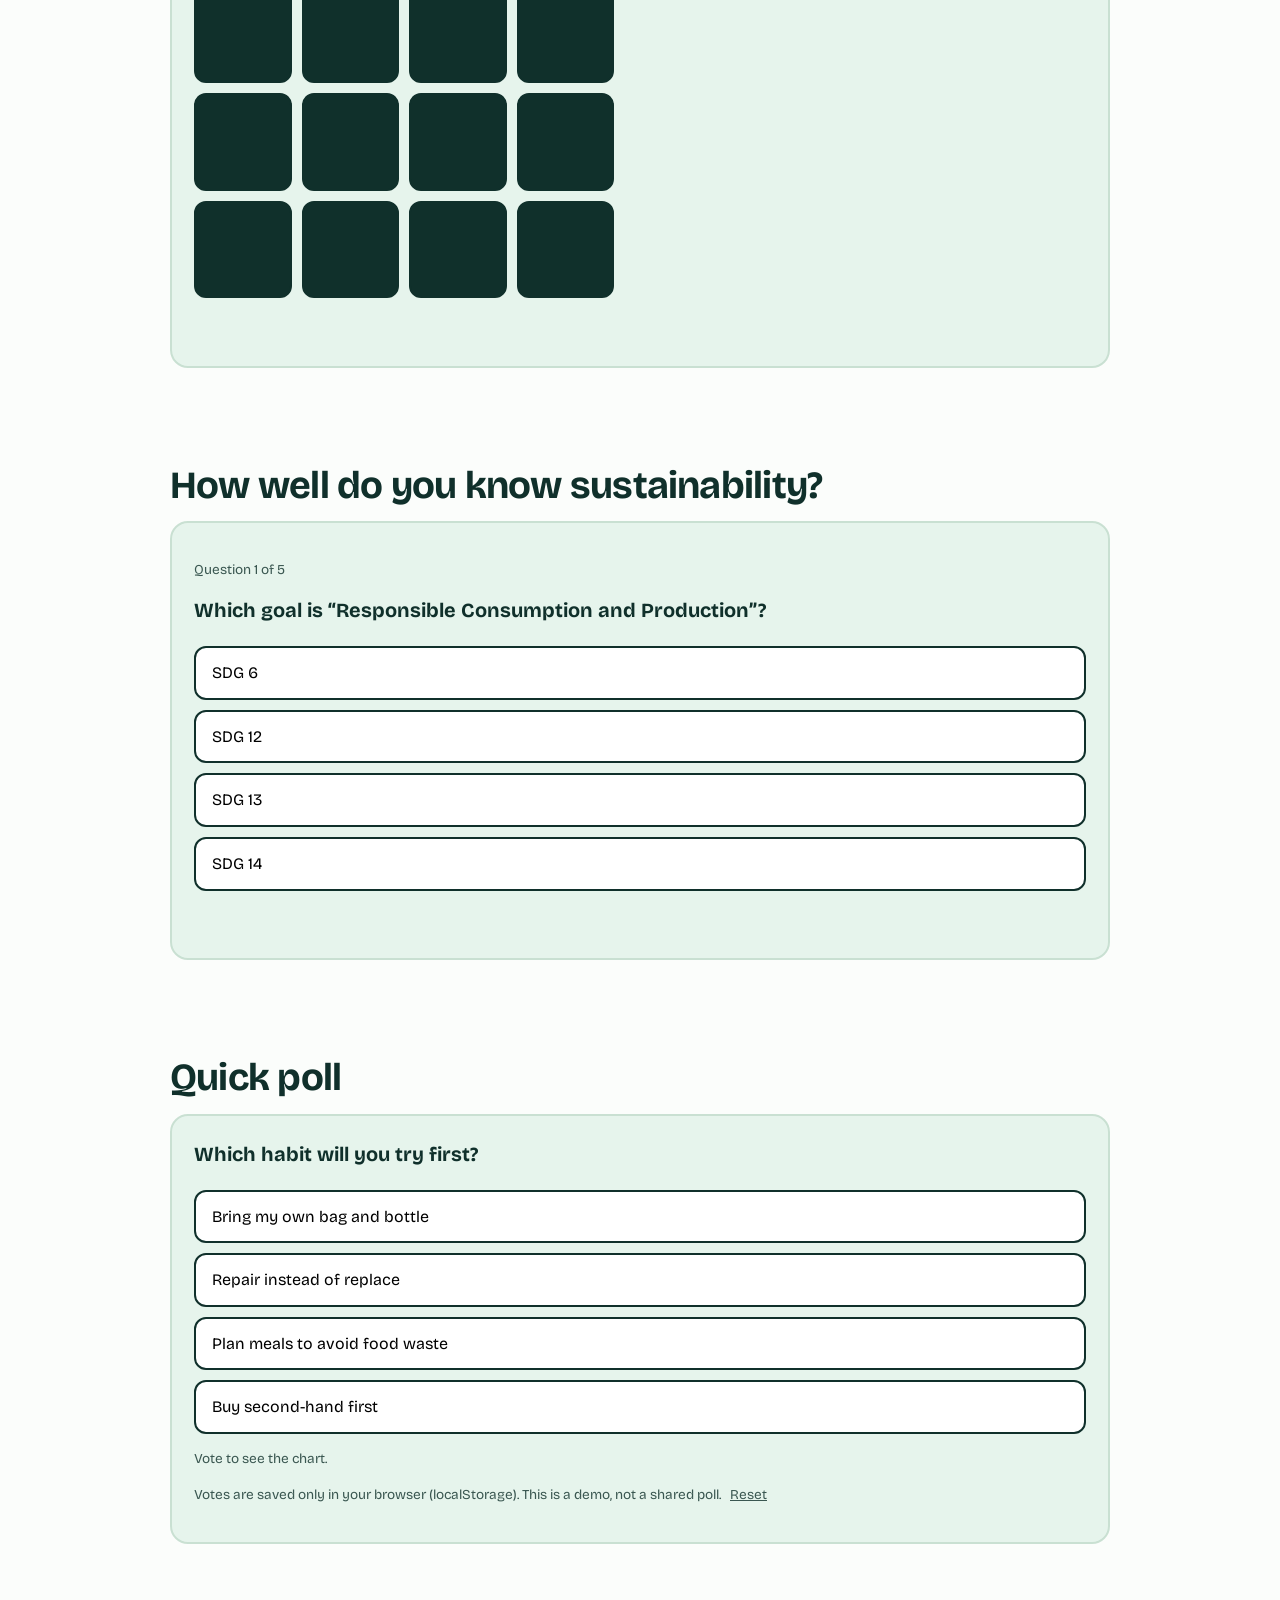
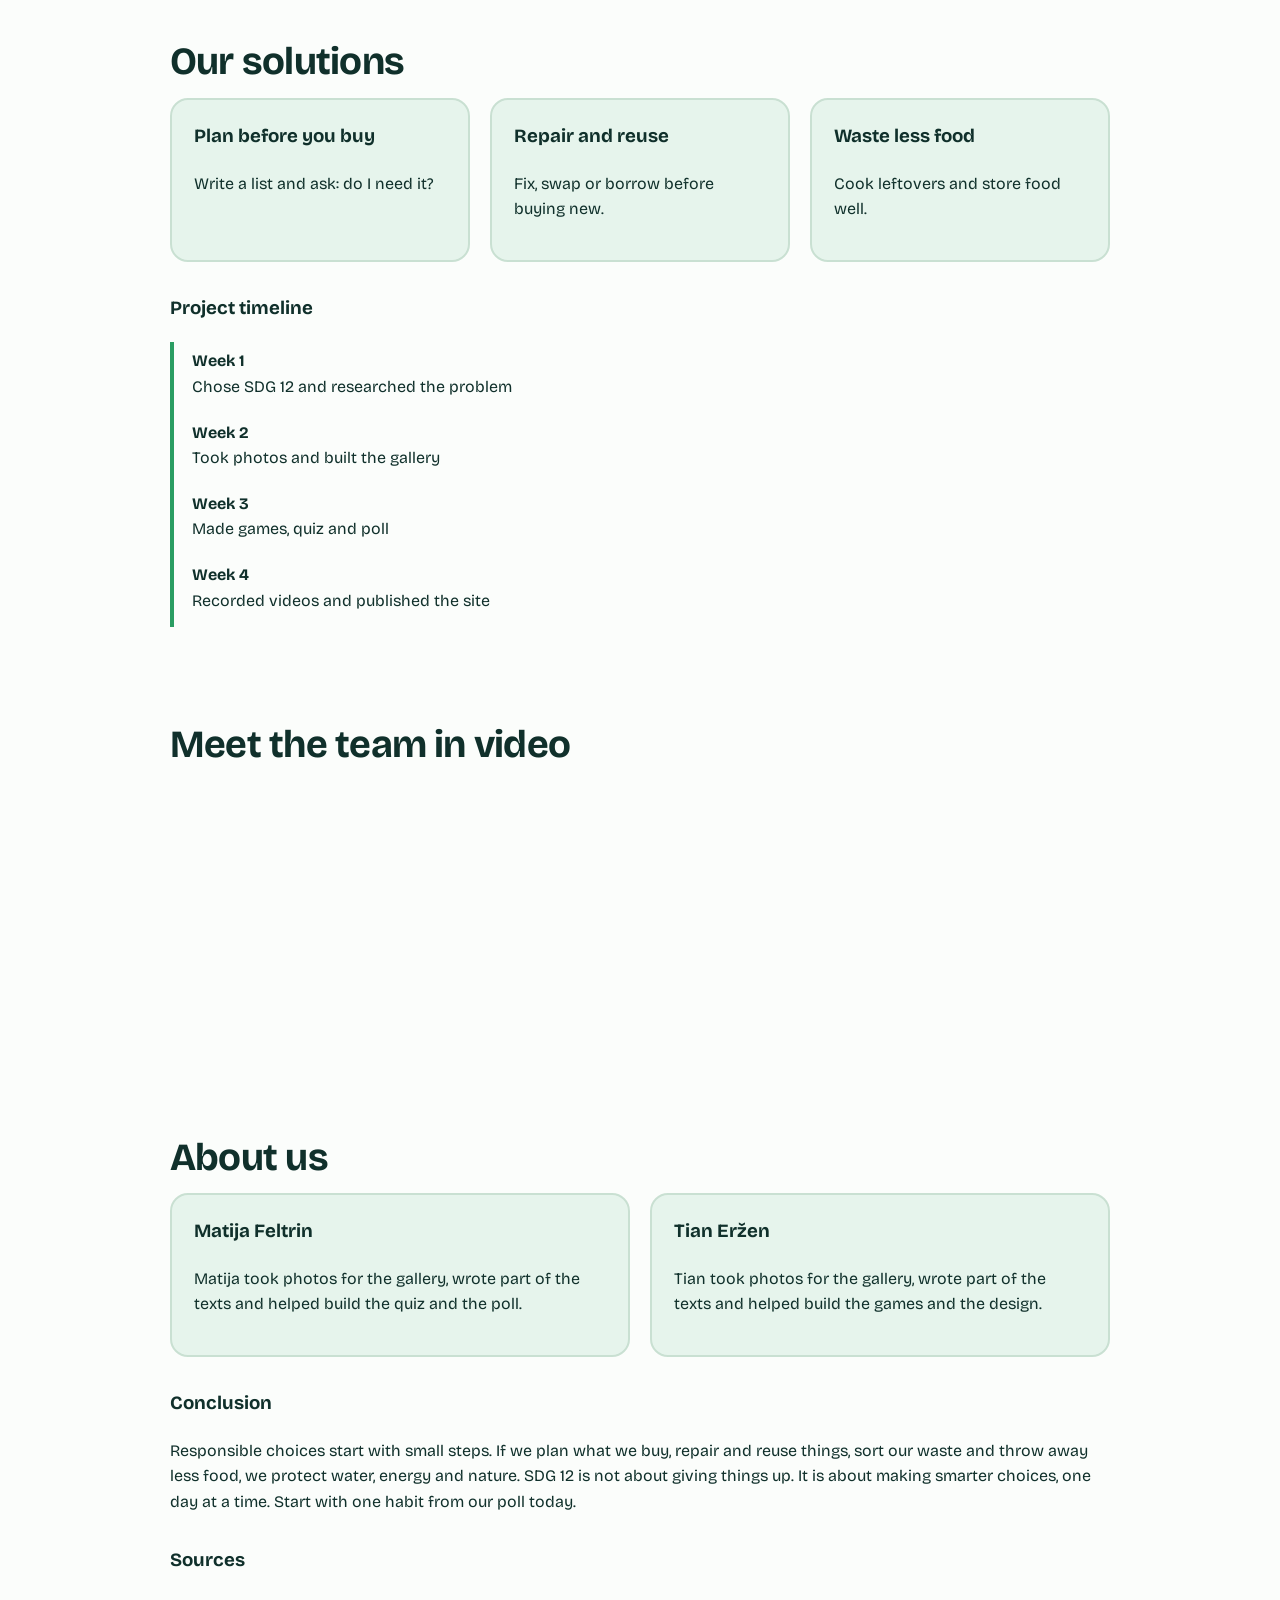
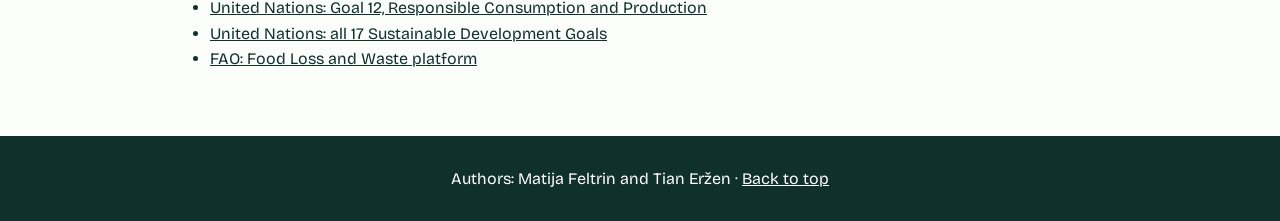
<file: index (3).html>
<!DOCTYPE html>
<html lang="en">
<head>
<meta charset="utf-8">
<meta name="viewport" content="width=device-width,initial-scale=1">
<title>Step by Step | SDG 12</title>
<link rel="preconnect" href="https://fonts.googleapis.com">
<link href="https://fonts.googleapis.com/css2?family=Bricolage+Grotesque:opsz,wght@12..96,400;12..96,700;12..96,800&display=swap" rel="stylesheet">
<style>
:root{--ink:#10302b;--mint:#e6f4ec;--leaf:#2a9d62;--sun:#ffcf33;--paper:#fbfdfb;--line:#c9e0d2;--bad:#d1495b}
*{box-sizing:border-box}
html{scroll-behavior:smooth}
@media (prefers-reduced-motion:reduce){html{scroll-behavior:auto}*{transition:none!important;animation:none!important}}
body{margin:0;font-family:"Bricolage Grotesque",system-ui,sans-serif;color:var(--ink);background:var(--paper);line-height:1.6}
a{color:inherit}
:focus-visible{outline:3px solid var(--sun);outline-offset:2px}
.top{position:sticky;top:0;z-index:5;display:flex;justify-content:space-between;align-items:center;gap:12px;padding:10px 20px;background:var(--ink);color:#fff}
.logo{font-weight:800;text-decoration:none}
.top nav{display:flex;gap:14px;overflow-x:auto;white-space:nowrap}
.top nav a{text-decoration:none;font-size:.92rem;opacity:.85}
.top nav a:hover{opacity:1;color:var(--sun)}
.hero{padding:clamp(48px,10vw,110px) 20px;max-width:980px;margin:auto}
.hero h1{font-size:clamp(2.2rem,7vw,5rem);line-height:1.02;margin:.3em 0;font-weight:800;letter-spacing:-.03em}
.tag{display:inline-block;background:var(--sun);padding:4px 12px;border-radius:99px;font-weight:700;font-size:.9rem}
.lead{max-width:60ch;font-size:1.15rem}
.btn{display:inline-block;background:var(--ink);color:#fff;border:2px solid var(--ink);padding:12px 22px;border-radius:99px;font:inherit;font-weight:700;text-decoration:none;cursor:pointer}
.btn:hover{background:var(--leaf);border-color:var(--leaf)}
.btn.ghost{background:transparent;color:var(--ink)}
.btn.ghost:hover{background:var(--sun);border-color:var(--sun)}
.wrap{max-width:980px;margin:auto;padding:48px 20px}
h2{font-size:clamp(1.6rem,4vw,2.4rem);line-height:1.1;margin:0 0 .4em;letter-spacing:-.02em}
.games h2:not(:first-child){margin-top:56px}
.sub{margin:0 0 18px;max-width:62ch}
.mt{margin-top:32px}
.two{display:grid;grid-template-columns:repeat(auto-fit,minmax(280px,1fr));gap:20px}
.three{display:grid;grid-template-columns:repeat(auto-fit,minmax(220px,1fr));gap:20px}
article,.card{background:var(--mint);border:2px solid var(--line);border-radius:18px;padding:22px}
article h3{margin-top:0}
.chips{display:flex;flex-wrap:wrap;gap:8px;margin-bottom:18px}
.chips button{font:inherit;padding:7px 16px;border-radius:99px;border:2px solid var(--ink);background:transparent;cursor:pointer}
.chips button[aria-pressed=true]{background:var(--ink);color:#fff}
.grid{display:grid;grid-template-columns:repeat(auto-fill,minmax(210px,1fr));gap:16px}
.photo{padding:0;border:2px solid var(--line);border-radius:16px;overflow:hidden;background:#fff;text-align:left;font:inherit;cursor:pointer;transition:transform .15s}
.photo:hover{transform:translateY(-4px)}
.thumb{aspect-ratio:4/3;display:grid;place-items:center;font-size:3.4rem;background:var(--mint)}
.thumb img,#lbImg img{width:100%;height:100%;object-fit:cover;display:block}
.photo span{display:block;padding:8px 12px 2px;font-weight:700}
.photo small{display:block;padding:0 12px 10px;opacity:.75}
.hud{display:flex;flex-wrap:wrap;gap:18px;align-items:center;margin-bottom:14px}
.hud .btn{margin-left:auto;padding:6px 16px}
.item{font-size:clamp(3rem,12vw,5.5rem);text-align:center;margin:8px 0}
.item small{display:block;font-size:1.1rem;font-weight:700}
.bins{display:grid;grid-template-columns:repeat(auto-fit,minmax(130px,1fr));gap:10px}
.bin{font:inherit;font-weight:700;padding:16px 8px;border-radius:14px;border:2px solid var(--ink);background:#fff;cursor:pointer}
.bin:hover{background:var(--sun)}
.bin:disabled{opacity:.5;cursor:default}
.msg{min-height:1.6em;font-weight:700;margin:14px 0 6px}
.ok{color:var(--leaf)}.no{color:var(--bad)}
.board{display:grid;grid-template-columns:repeat(4,1fr);gap:10px;max-width:420px}
.tile{aspect-ratio:1;font-size:2rem;border-radius:12px;border:2px solid var(--ink);background:var(--ink);color:transparent;cursor:pointer;transition:transform .2s,background .2s}
.tile.up{background:#fff;color:inherit}
.tile.done{background:var(--sun);color:inherit;border-color:var(--sun);cursor:default}
.q{font-size:1.25rem;font-weight:700;margin-top:0}
.opts{display:grid;gap:10px}
.opt{font:inherit;text-align:left;padding:12px 16px;border-radius:12px;border:2px solid var(--ink);background:#fff;cursor:pointer}
.opt:hover:not(:disabled){background:var(--sun)}
.opt.right{background:var(--leaf);color:#fff;border-color:var(--leaf)}
.opt.wrong{background:var(--bad);color:#fff;border-color:var(--bad)}
.bar{display:grid;grid-template-columns:minmax(90px,170px) 1fr 3.2em;gap:10px;align-items:center;margin:8px 0}
.bar i{display:block;height:20px;border-radius:99px;background:var(--leaf);width:0;transition:width .5s}
.bar div{background:#fff;border-radius:99px;border:2px solid var(--line)}
.note{font-size:.85rem;opacity:.8}
.link{font:inherit;background:none;border:0;text-decoration:underline;cursor:pointer;color:inherit}
.steps{list-style:none;padding:0;margin:0;border-left:4px solid var(--leaf)}
.steps li{padding:6px 0 14px 18px}
.steps b{display:block}
iframe,.ph{width:100%;aspect-ratio:16/9;border:0;border-radius:14px}
.ph{display:grid;place-items:center;text-align:center;padding:16px;border:2px dashed var(--leaf);background:var(--mint)}
footer{text-align:center;padding:30px 20px;background:var(--ink);color:#fff}
.lb{position:fixed;inset:0;z-index:20;background:rgba(10,30,25,.94);display:flex;align-items:center;justify-content:center;gap:10px;padding:16px;color:#fff}
.lb[hidden]{display:none}
.lb figure{margin:0;max-width:min(760px,80vw);text-align:center}
#lbImg{aspect-ratio:4/3;background:var(--mint);color:var(--ink);display:grid;place-items:center;font-size:7rem;border-radius:14px;overflow:hidden}
.lb button{background:none;border:0;color:#fff;font-size:2.6rem;cursor:pointer;padding:8px}
#lbClose{position:absolute;top:8px;right:14px}
@media (max-width:560px){.lb button:not(#lbClose){font-size:2rem;padding:2px}.lb figure{max-width:72vw}}

.hero{position:relative;overflow:hidden;max-width:none;background:linear-gradient(135deg,var(--mint),#fff 60%,#fff6cf);background-size:200% 200%;animation:shift 12s ease-in-out infinite alternate}
.hero>*{position:relative;max-width:980px;margin-left:auto;margin-right:auto;display:block}
.hero .tag{display:table;margin-left:max(20px,calc((100% - 980px)/2))}
.hero>:not(.float){margin-left:max(20px,calc((100% - 980px)/2));margin-right:20px}
.hero h1{animation:rise .9s both .1s}.hero .lead{animation:rise .9s both .3s}.hero .btn{display:table;animation:rise .9s both .5s}
.float{position:absolute!important;inset:0;margin:0!important;pointer-events:none}
.float span{position:absolute;font-size:clamp(2rem,6vw,4rem);opacity:.85;animation:drift 7s ease-in-out infinite alternate}
.float span:nth-child(1){left:6%;top:12%}.float span:nth-child(2){right:8%;top:10%;animation-delay:-2s}.float span:nth-child(3){right:16%;bottom:8%;animation-delay:-4s}.float span:nth-child(4){left:14%;bottom:6%;animation-delay:-1s}.float span:nth-child(5){left:48%;top:4%;animation-delay:-3s}
.stats{display:grid;grid-template-columns:repeat(auto-fit,minmax(200px,1fr));gap:20px;text-align:center;padding-bottom:0}
.stats b{display:block;font-size:clamp(2.4rem,7vw,4rem);line-height:1;color:var(--leaf)}
.marq{overflow:hidden;background:var(--sun);font-weight:800;padding:10px 0;margin-top:40px;white-space:nowrap}
.marq div{display:inline-block;animation:slide 22s linear infinite}
.prog{position:fixed;top:0;left:0;height:4px;width:0;background:var(--sun);z-index:30}
.rv{opacity:0;transform:translateY(34px) scale(.97);transition:opacity .7s,transform .7s,box-shadow .3s}
.rv.in{opacity:1;transform:none}
article.rv.in:hover{transform:translateY(-6px) rotate(-.6deg);box-shadow:0 14px 28px rgba(16,48,43,.15)}
.photo{animation:pop .5s backwards}
.photo:hover .thumb{transform:scale(1.12) rotate(3deg)}.thumb{transition:transform .35s;overflow:hidden}
.logo:hover{display:inline-block;animation:spin .8s}
.btn{transition:transform .2s,background .2s}.btn:hover{transform:scale(1.06)}
.item{animation:bob 2.4s ease-in-out infinite}
.tile.done{animation:pop .4s}
.cf{position:fixed;top:-20px;z-index:40;font-size:1.6rem;pointer-events:none;animation:fall 2.6s ease-in forwards}
@keyframes shift{to{background-position:100% 100%}}
@keyframes rise{from{opacity:0;transform:translateY(30px)}}
@keyframes drift{to{transform:translate(18px,-24px) rotate(14deg)}}
@keyframes slide{to{transform:translateX(-50%)}}
@keyframes pop{from{opacity:0;transform:scale(.7)}}
@keyframes spin{to{transform:rotate(360deg)}}
@keyframes bob{50%{transform:translateY(-8px)}}
@keyframes fall{to{transform:translateY(110vh) rotate(540deg)}}

body{background:radial-gradient(circle at 12% 8%,rgba(42,157,98,.16),transparent 32%),radial-gradient(circle at 90% 22%,rgba(255,207,51,.24),transparent 30%),radial-gradient(circle at 20% 70%,rgba(120,200,255,.18),transparent 34%),radial-gradient(circle at 85% 92%,rgba(42,157,98,.15),transparent 30%),var(--paper);background-attachment:fixed}
body::before{content:"";position:fixed;inset:0;z-index:-1;pointer-events:none;background:url("data:image/svg+xml,%3Csvg xmlns='http://www.w3.org/2000/svg' width='140' height='140'%3E%3Cg fill='%232a9d62' fill-opacity='.09'%3E%3Cpath d='M20 40c0-20 20-30 40-30 0 20-10 40-40 30z'/%3E%3Ccircle cx='100' cy='90' r='6'/%3E%3Cpath d='M90 120c0-12 12-18 24-18 0 12-6 24-24 18z'/%3E%3C/g%3E%3C/svg%3E");animation:bgmove 70s linear infinite}
@keyframes bgmove{to{background-position:140px 140px}}
.thumb{font-size:4rem;text-shadow:0 8px 14px rgba(0,0,0,.18)}
.thumb[data-c=Reduce],#lbImg[data-c=Reduce]{background:linear-gradient(135deg,#d3f1e1,#9fdcbf)}
.thumb[data-c=Reuse],#lbImg[data-c=Reuse]{background:linear-gradient(135deg,#fff0b8,#ffd166)}
.thumb[data-c=Recycle],#lbImg[data-c=Recycle]{background:linear-gradient(135deg,#d6e9ff,#9cc9f5)}
.thumb[data-c=Food],#lbImg[data-c=Food]{background:linear-gradient(135deg,#ffe0d4,#ffb59a)}
</style>
</head>
<body>
<div class="prog" id="prog"></div>
<header class="top">
  <a class="logo" href="#top">♻ SDG 12</a>
  <nav><a href="#problem">Problem</a><a href="#gallery">Gallery</a><a href="#sort">Games</a><a href="#quiz">Quiz</a><a href="#poll">Poll</a><a href="#solutions">Solutions</a><a href="#team">Team</a></nav>
</header>

<main id="top">
<section class="hero">
  <div class="float" aria-hidden="true"><span>🌱</span><span>♻️</span><span>💧</span><span>🌍</span><span>🚲</span></div>
  <p class="tag">Sustainable Development Goal 12: Responsible Consumption and Production</p>
  <h1>We don’t need more. We need smarter choices.</h1>
  <p class="lead">Every purchase, every meal and every bin we use shapes the planet. Play, explore and test your habits on this page.</p>
  <a class="btn" href="#sort">Start with the sorting game</a>
</section>

<section class="stats wrap"><div><b data-n="33" data-s="%">0</b>about one third of all food is lost or wasted</div><div><b data-n="17">0</b>global goals, and this is number 12</div><div><b data-n="2030">0</b>the UN target year</div></section>
<div class="marq" aria-hidden="true"><div>Reduce ♻ Reuse ♻ Recycle ♻ Repair ♻ Refuse ♻ Rethink ♻ Reduce ♻ Reuse ♻ Recycle ♻ Repair ♻ Refuse ♻ Rethink ♻ Reduce ♻ Reuse ♻ Recycle ♻ Repair ♻ Refuse ♻ Rethink ♻ Reduce ♻ Reuse ♻ Recycle ♻ Repair ♻ Refuse ♻ Rethink ♻ Reduce ♻ Reuse ♻ Recycle ♻ Repair ♻ Refuse ♻ Rethink ♻ Reduce ♻ Reuse ♻ Recycle ♻ Repair ♻ Refuse ♻ Rethink ♻ Reduce ♻ Reuse ♻ Recycle ♻ Repair ♻ Refuse ♻ Rethink ♻ Reduce ♻ Reuse ♻ Recycle ♻ Repair ♻ Refuse ♻ Rethink ♻ </div></div>

<section id="problem" class="wrap">
  <h2>Small actions, big difference</h2>
  <div class="two">
    <article><h3>What is SDG 12?</h3><p>SDG 12 is one of the 17 Sustainable Development Goals set by the United Nations. It aims to reduce waste, use natural resources wisely and make production and shopping less harmful to the environment.</p></article>
    <article><h3>Where do the problems start?</h3><p>Overconsumption, mass production and wrong waste handling lead to wasted food, wasted products and wasted energy and water. Much of what we throw away could still be used.</p></article>
  </div>
</section>

<section id="gallery" class="wrap">
  <h2>12 ideas for a cleaner planet</h2>
  <p class="sub">Filter the ideas and tap a card to enlarge it.</p>
  <div id="filters" class="chips"></div>
  <div id="grid" class="grid"></div>
</section>

<section id="sort" class="wrap games">
  <h2>Game 1: Sort the waste</h2>
  <p class="sub">Choose the right bin for each item. Ten rounds, one point per correct bin.</p>
  <div class="card game">
    <div class="hud"><span>Round <b id="sRound">1</b>/10</span><span>Score <b id="sScore">0</b></span><span>Streak <b id="sStreak">0</b></span></div>
    <div id="sItem" class="item" aria-live="polite"></div>
    <div id="sBins" class="bins"></div>
    <p id="sMsg" class="msg" aria-live="polite"></p>
    <button id="sRestart" class="btn ghost" hidden>Play again</button>
  </div>

  <h2 id="memory">Game 2: Green memory</h2>
  <p class="sub">Find all 8 pairs in as few moves as possible.</p>
  <div class="card game">
    <div class="hud"><span>Moves <b id="mMoves">0</b></span><span>Pairs <b id="mPairs">0</b>/8</span><span>Best <b id="mBest">–</b></span><button id="mRestart" class="btn ghost">Restart</button></div>
    <div id="mBoard" class="board"></div>
    <p id="mMsg" class="msg" aria-live="polite"></p>
  </div>
</section>

<section id="quiz" class="wrap">
  <h2>How well do you know sustainability?</h2>
  <div class="card game" id="quizBox"></div>
</section>

<section id="poll" class="wrap">
  <h2>Quick poll</h2>
  <div class="card game">
    <p class="q">Which habit will you try first?</p>
    <div id="pollOpts" class="opts"></div>
    <div id="pollChart" class="chart" aria-live="polite"></div>
    <p class="note">Votes are saved only in your browser (localStorage). This is a demo, not a shared poll. <button id="pollReset" class="link">Reset</button></p>
  </div>
</section>

<section id="solutions" class="wrap">
  <h2>Our solutions</h2>
  <div class="three">
    <article><h3>Plan before you buy</h3><p>Write a list and ask: do I need it?</p></article>
    <article><h3>Repair and reuse</h3><p>Fix, swap or borrow before buying new.</p></article>
    <article><h3>Waste less food</h3><p>Cook leftovers and store food well.</p></article>
  </div>
  <h3 class="mt">Project timeline</h3>
  <ol class="steps">
    <li><b>Week 1</b> Chose SDG 12 and researched the problem</li>
    <li><b>Week 2</b> Took photos and built the gallery</li>
    <li><b>Week 3</b> Made games, quiz and poll</li>
    <li><b>Week 4</b> Recorded videos and published the site</li>
  </ol>
</section>

<section id="videos" class="wrap">
  <h2>Meet the team in video</h2>
  <div class="two">
    <iframe src="https://www.youtube-nocookie.com/embed/-pc6gd8o9B4" title="Student introduction 1" loading="lazy" allowfullscreen></iframe>
    <iframe src="https://www.youtube-nocookie.com/embed/Gd6uLo9GHGE" title="Student introduction 2" loading="lazy" allowfullscreen></iframe>
  </div>
</section>

<section id="team" class="wrap">
  <h2>About us</h2>
  <div class="two">
    <article><h3>Matija Feltrin</h3><p>Matija took photos for the gallery, wrote part of the texts and helped build the quiz and the poll.</p></article>
    <article><h3>Tian Eržen</h3><p>Tian took photos for the gallery, wrote part of the texts and helped build the games and the design.</p></article>
  </div>
  <h3 class="mt">Conclusion</h3>
  <p>Responsible choices start with small steps. If we plan what we buy, repair and reuse things, sort our waste and throw away less food, we protect water, energy and nature. SDG 12 is not about giving things up. It is about making smarter choices, one day at a time. Start with one habit from our poll today.</p>
  <h3 class="mt">Sources</h3>
  <ul><li><a href="https://sdgs.un.org/goals/goal12" target="_blank" rel="noopener">United Nations: Goal 12, Responsible Consumption and Production</a></li><li><a href="https://sdgs.un.org/goals" target="_blank" rel="noopener">United Nations: all 17 Sustainable Development Goals</a></li><li><a href="https://www.fao.org/platform-food-loss-waste/en/" target="_blank" rel="noopener">FAO: Food Loss and Waste platform</a></li></ul>
</section>
</main>

<footer>Authors: Matija Feltrin and Tian Eržen · <a href="#top">Back to top</a></footer>

<div id="lb" class="lb" hidden role="dialog" aria-modal="true" aria-label="Photo viewer">
  <button id="lbClose" aria-label="Close">×</button>
  <button id="lbPrev" aria-label="Previous">‹</button>
  <figure><div id="lbImg"></div><figcaption id="lbCap"></figcaption></figure>
  <button id="lbNext" aria-label="Next">›</button>
</div>

<script>
// Put your photos in assets/images/ and set "src", e.g. "assets/images/matija-01.jpg".
// While "src" is empty, an emoji tile is shown instead. Then edit the titles, texts, categories and authors.
const gallery = [
  { src: "", emoji: "🛍️", cat: "Reduce",  author: "Matija", title: "Reusable bag",     text: "One bag replaces hundreds of plastic ones." },
  { src: "", emoji: "🚰", cat: "Reduce",  author: "Tian",   title: "Refill bottle",    text: "Tap water instead of single-use bottles." },
  { src: "", emoji: "🧵", cat: "Reuse",   author: "Matija", title: "Mended clothes",   text: "A small repair gives clothes a second life." },
  { src: "", emoji: "📚", cat: "Reuse",   author: "Tian",   title: "Book swap",        text: "Share books instead of buying new ones." },
  { src: "", emoji: "🫙", cat: "Reuse",   author: "Matija", title: "Glass jars",       text: "Jars become storage, vases or lunch boxes." },
  { src: "", emoji: "♻️", cat: "Recycle", author: "Tian",   title: "Sorting station",  text: "Correct sorting makes recycling work." },
  { src: "", emoji: "📦", cat: "Recycle", author: "Matija", title: "Cardboard",        text: "Flatten boxes and recycle them as paper." },
  { src: "", emoji: "🍾", cat: "Recycle", author: "Tian",   title: "Glass bottles",    text: "Glass can be recycled again and again." },
  { src: "", emoji: "🥕", cat: "Food",    author: "Matija", title: "Local vegetables", text: "Local, seasonal food travels less." },
  { src: "", emoji: "🍲", cat: "Food",    author: "Tian",   title: "Leftover soup",    text: "Leftovers become a new meal." },
  { src: "", emoji: "🌱", cat: "Food",    author: "Matija", title: "Home compost",     text: "Peels and coffee grounds feed the soil." },
  { src: "", emoji: "🚲", cat: "Reduce",  author: "Tian",   title: "Bike to school",   text: "Less fuel, less pollution, more fun." }
];

const $ = id => document.getElementById(id);
const shuffle = a => { a = a.slice(); for (let i = a.length - 1; i > 0; i--) { const j = Math.random() * (i + 1) | 0; [a[i], a[j]] = [a[j], a[i]]; } return a; };
const store = {
  get(k, d) { try { const v = localStorage.getItem(k); return v ? JSON.parse(v) : d; } catch (e) { return d; } },
  set(k, v) { try { localStorage.setItem(k, JSON.stringify(v)); } catch (e) {} }
};

/* ---------- Gallery + lightbox ---------- */
let filter = "All", shown = [], cur = 0;
const media = g => g.src ? `<img src="${g.src}" alt="${g.title}" loading="lazy" onerror="this.replaceWith(document.createTextNode('${g.emoji}'))">` : g.emoji;
function drawGallery() {
  const cats = ["All", ...new Set(gallery.map(g => g.cat))];
  $("filters").innerHTML = cats.map(c => `<button aria-pressed="${c === filter}" data-c="${c}">${c}</button>`).join("");
  shown = gallery.filter(g => filter === "All" || g.cat === filter);
  $("grid").innerHTML = shown.map((g, i) => `<button class="photo" data-i="${i}" style="animation-delay:${i*50}ms"><div class="thumb" data-c="${g.cat}">${media(g)}</div><span>${g.title}</span><small>${g.cat} · ${g.author}</small></button>`).join("");
}
$("filters").onclick = e => { if (e.target.dataset.c) { filter = e.target.dataset.c; drawGallery(); } };
$("grid").onclick = e => { const b = e.target.closest(".photo"); if (b) openLb(+b.dataset.i); };
function openLb(i) {
  cur = (i + shown.length) % shown.length; const g = shown[cur];
  $("lbImg").innerHTML = media(g); $("lbImg").dataset.c = g.cat;
  $("lbCap").innerHTML = `<b>${g.title}</b> (${g.cat}, by ${g.author})<br>${g.text}`;
  $("lb").hidden = false; $("lbClose").focus();
}
$("lbClose").onclick = () => $("lb").hidden = true;
$("lbPrev").onclick = () => openLb(cur - 1);
$("lbNext").onclick = () => openLb(cur + 1);
$("lb").onclick = e => { if (e.target === $("lb")) $("lb").hidden = true; };
document.onkeydown = e => {
  if ($("lb").hidden) return;
  if (e.key === "Escape") $("lb").hidden = true;
  if (e.key === "ArrowLeft") openLb(cur - 1);
  if (e.key === "ArrowRight") openLb(cur + 1);
};
drawGallery();

/* ---------- Game 1: Sort the waste ---------- */
const bins = { plastic: "Plastic & metal", paper: "Paper", glass: "Glass", organic: "Organic" };
const things = [
  ["🧴", "Shampoo bottle", "plastic"], ["🥫", "Tin can", "plastic"], ["🛍️", "Plastic bag", "plastic"],
  ["📰", "Newspaper", "paper"], ["📦", "Cardboard box", "paper"], ["📄", "Office paper", "paper"],
  ["🍾", "Glass bottle", "glass"], ["🫙", "Empty jar", "glass"],
  ["🍌", "Banana peel", "organic"], ["☕", "Coffee grounds", "organic"], ["🍎", "Apple core", "organic"], ["🥚", "Egg shells", "organic"]
];
let sQ, sI, sScore, sStreak, sLock;
function sStart() {
  sQ = shuffle(things).slice(0, 10); sI = 0; sScore = 0; sStreak = 0; sLock = false;
  $("sBins").innerHTML = Object.entries(bins).map(([k, v]) => `<button class="bin" data-k="${k}">${v}</button>`).join("");
  $("sRestart").hidden = true; $("sMsg").textContent = ""; sShow();
}
function sShow() {
  $("sRound").textContent = sI + 1; $("sScore").textContent = sScore; $("sStreak").textContent = sStreak;
  $("sItem").innerHTML = `${sQ[sI][0]}<small>${sQ[sI][1]}</small>`; sLock = false;
}
$("sBins").onclick = e => {
  const k = e.target.dataset.k; if (!k || sLock) return; sLock = true;
  const right = sQ[sI][2] === k, m = $("sMsg");
  if (right) { sScore++; sStreak++; m.className = "msg ok"; m.textContent = "Correct!" + (sStreak >= 3 ? ` 🔥 ${sStreak} in a row` : ""); }
  else { sStreak = 0; m.className = "msg no"; m.textContent = `Not quite: ${sQ[sI][1]} goes to “${bins[sQ[sI][2]]}”.`; }
  $("sScore").textContent = sScore; $("sStreak").textContent = sStreak;
  setTimeout(() => {
    if (++sI < sQ.length) { m.textContent = ""; sShow(); }
    else {
      $("sItem").innerHTML = sScore >= 8 ? "🏆" : sScore >= 5 ? "🌿" : "🌱";
      m.className = "msg"; m.textContent = `Finished! You scored ${sScore}/10.`;
      $("sRestart").hidden = false; sLock = true; if (sScore >= 8) confetti();
    }
  }, 1100);
};
$("sRestart").onclick = sStart; sStart();

/* ---------- Game 2: Memory ---------- */
const icons = ["♻️", "🌱", "💧", "🔄", "🛒", "🚲", "🌍", "🍎"];
let first = null, busy = false, moves = 0, pairs = 0;
function mStart() {
  moves = 0; pairs = 0; first = null; busy = false;
  $("mMoves").textContent = 0; $("mPairs").textContent = 0; $("mMsg").textContent = "";
  $("mBest").textContent = store.get("sdg12-best", "–");
  $("mBoard").innerHTML = shuffle([...icons, ...icons]).map(s => `<button class="tile" data-s="${s}" aria-label="Card">?</button>`).join("");
}
$("mBoard").onclick = e => {
  const t = e.target.closest(".tile");
  if (!t || busy || t === first || t.classList.contains("done")) return;
  t.classList.add("up"); t.textContent = t.dataset.s;
  if (!first) { first = t; return; }
  moves++; $("mMoves").textContent = moves; busy = true;
  if (first.dataset.s === t.dataset.s) {
    first.classList.add("done"); t.classList.add("done"); first = null; busy = false; $("mPairs").textContent = ++pairs;
    if (pairs === 8) {
      const best = store.get("sdg12-best", 999);
      if (moves < best) store.set("sdg12-best", moves);
      $("mBest").textContent = Math.min(best, moves); confetti();
      $("mMsg").textContent = `You found every pair in ${moves} moves. 🎉`;
    }
  } else setTimeout(() => {
    [first, t].forEach(x => { x.classList.remove("up"); x.textContent = "?"; }); first = null; busy = false;
  }, 800);
};
$("mRestart").onclick = mStart; mStart();

/* ---------- Quiz (answer = index of the correct option, starting at 0) ---------- */
const questions = [
  { q: "Which goal is “Responsible Consumption and Production”?", options: ["SDG 6", "SDG 12", "SDG 13", "SDG 14"], answer: 1 },
  { q: "Roughly how much of the world’s food is lost or wasted?", options: ["About 5%", "About 10%", "About one third", "About 70%"], answer: 2 },
  { q: "Which of the three R’s should come first?", options: ["Recycle", "Reduce", "Rot", "Resell"], answer: 1 },
  { q: "Your headphones are broken. What is the most sustainable first step?", options: ["Throw them away", "Try to repair them", "Bury them", "Buy three spare pairs"], answer: 1 },
  { q: "What does a circular economy aim for?", options: ["Making more new products", "Keeping materials in use for as long as possible", "Shipping goods faster", "Banning all packaging"], answer: 1 }
];
let qi = 0, qs = 0;
function qShow() {
  const q = questions[qi];
  $("quizBox").innerHTML = `<p class="note">Question ${qi + 1} of ${questions.length}</p><p class="q">${q.q}</p><div class="opts">${q.options.map((o, i) => `<button class="opt" data-i="${i}">${o}</button>`).join("")}</div><p id="qMsg" class="msg"></p>`;
}
$("quizBox").onclick = e => {
  const b = e.target.closest(".opt");
  if (b) {
    const i = +b.dataset.i, a = questions[qi].answer;
    $("quizBox").querySelectorAll(".opt").forEach(x => x.disabled = true);
    $("quizBox").querySelector(`.opt[data-i="${a}"]`).classList.add("right");
    if (i === a) qs++; else b.classList.add("wrong");
    $("qMsg").innerHTML = (i === a ? "Correct!" : "Not quite.") + ` <button class="btn ghost" id="qNext">${qi + 1 < questions.length ? "Next question" : "See result"}</button>`;
  } else if (e.target.id === "qNext") {
    if (qi + 1 === questions.length && qs === 5) confetti();
    if (++qi < questions.length) qShow();
    else $("quizBox").innerHTML = `<p class="q">Your score: ${qs} / ${questions.length}</p><p>${qs === 5 ? "Perfect! You are a sustainability expert." : qs >= 3 ? "Well done! A few more facts to learn." : "Good start. Try again after exploring the gallery."}</p><button class="btn" id="qAgain">Try again</button>`;
  } else if (e.target.id === "qAgain") { qi = 0; qs = 0; qShow(); }
};
qShow();

/* ---------- Poll (demo, saved only in this browser) ---------- */
const choices = ["Bring my own bag and bottle", "Repair instead of replace", "Plan meals to avoid food waste", "Buy second-hand first"];
let votes = store.get("sdg12-votes", choices.map(() => 0));
if (votes.length !== choices.length) votes = choices.map(() => 0);
$("pollOpts").innerHTML = choices.map((c, i) => `<button class="opt" data-i="${i}">${c}</button>`).join("");
function pollDraw() {
  const total = votes.reduce((a, b) => a + b, 0);
  $("pollChart").innerHTML = total ? choices.map((c, i) => { const p = Math.round(votes[i] / total * 100); return `<div class="bar"><span>${c}</span><div><i style="width:${p}%"></i></div><b>${p}%</b></div>`; }).join("") + `<p class="note">${total} vote(s) in this browser</p>` : `<p class="note">Vote to see the chart.</p>`;
}
$("pollOpts").onclick = e => { const b = e.target.closest(".opt"); if (!b) return; votes[+b.dataset.i]++; store.set("sdg12-votes", votes); pollDraw(); };
$("pollReset").onclick = () => { votes = choices.map(() => 0); store.set("sdg12-votes", votes); pollDraw(); };
pollDraw();

/* ---------- Animations ---------- */
function confetti() {
  for (let i = 0; i < 36; i++) {
    const s = document.createElement("span"); s.className = "cf"; s.textContent = ["🌱","♻️","🍃","⭐","💚"][i % 5];
    s.style.left = Math.random() * 100 + "vw"; s.style.animationDelay = Math.random() * .6 + "s";
    document.body.appendChild(s); setTimeout(() => s.remove(), 3500);
  }
}
const rvObs = new IntersectionObserver(es => es.forEach(e => { if (e.isIntersecting) { e.target.classList.add("in"); rvObs.unobserve(e.target); } }), { threshold: .12 });
document.querySelectorAll("article,.card,.wrap>h2,.steps li,iframe,.ph").forEach(el => { el.classList.add("rv"); rvObs.observe(el); });
const cntObs = new IntersectionObserver(es => es.forEach(e => {
  if (!e.isIntersecting) return; cntObs.unobserve(e.target);
  const el = e.target, n = +el.dataset.n, t0 = performance.now();
  (function f(t) { const p = Math.min((t - t0) / 1400, 1); el.textContent = Math.round(n * (1 - Math.pow(1 - p, 3))) + (el.dataset.s || ""); if (p < 1) requestAnimationFrame(f); })(t0);
}));
document.querySelectorAll("[data-n]").forEach(e => cntObs.observe(e));
addEventListener("scroll", () => { $("prog").style.width = scrollY / (document.documentElement.scrollHeight - innerHeight) * 100 + "%"; }, { passive: true });
</script>
</body>
</html>
</file>
